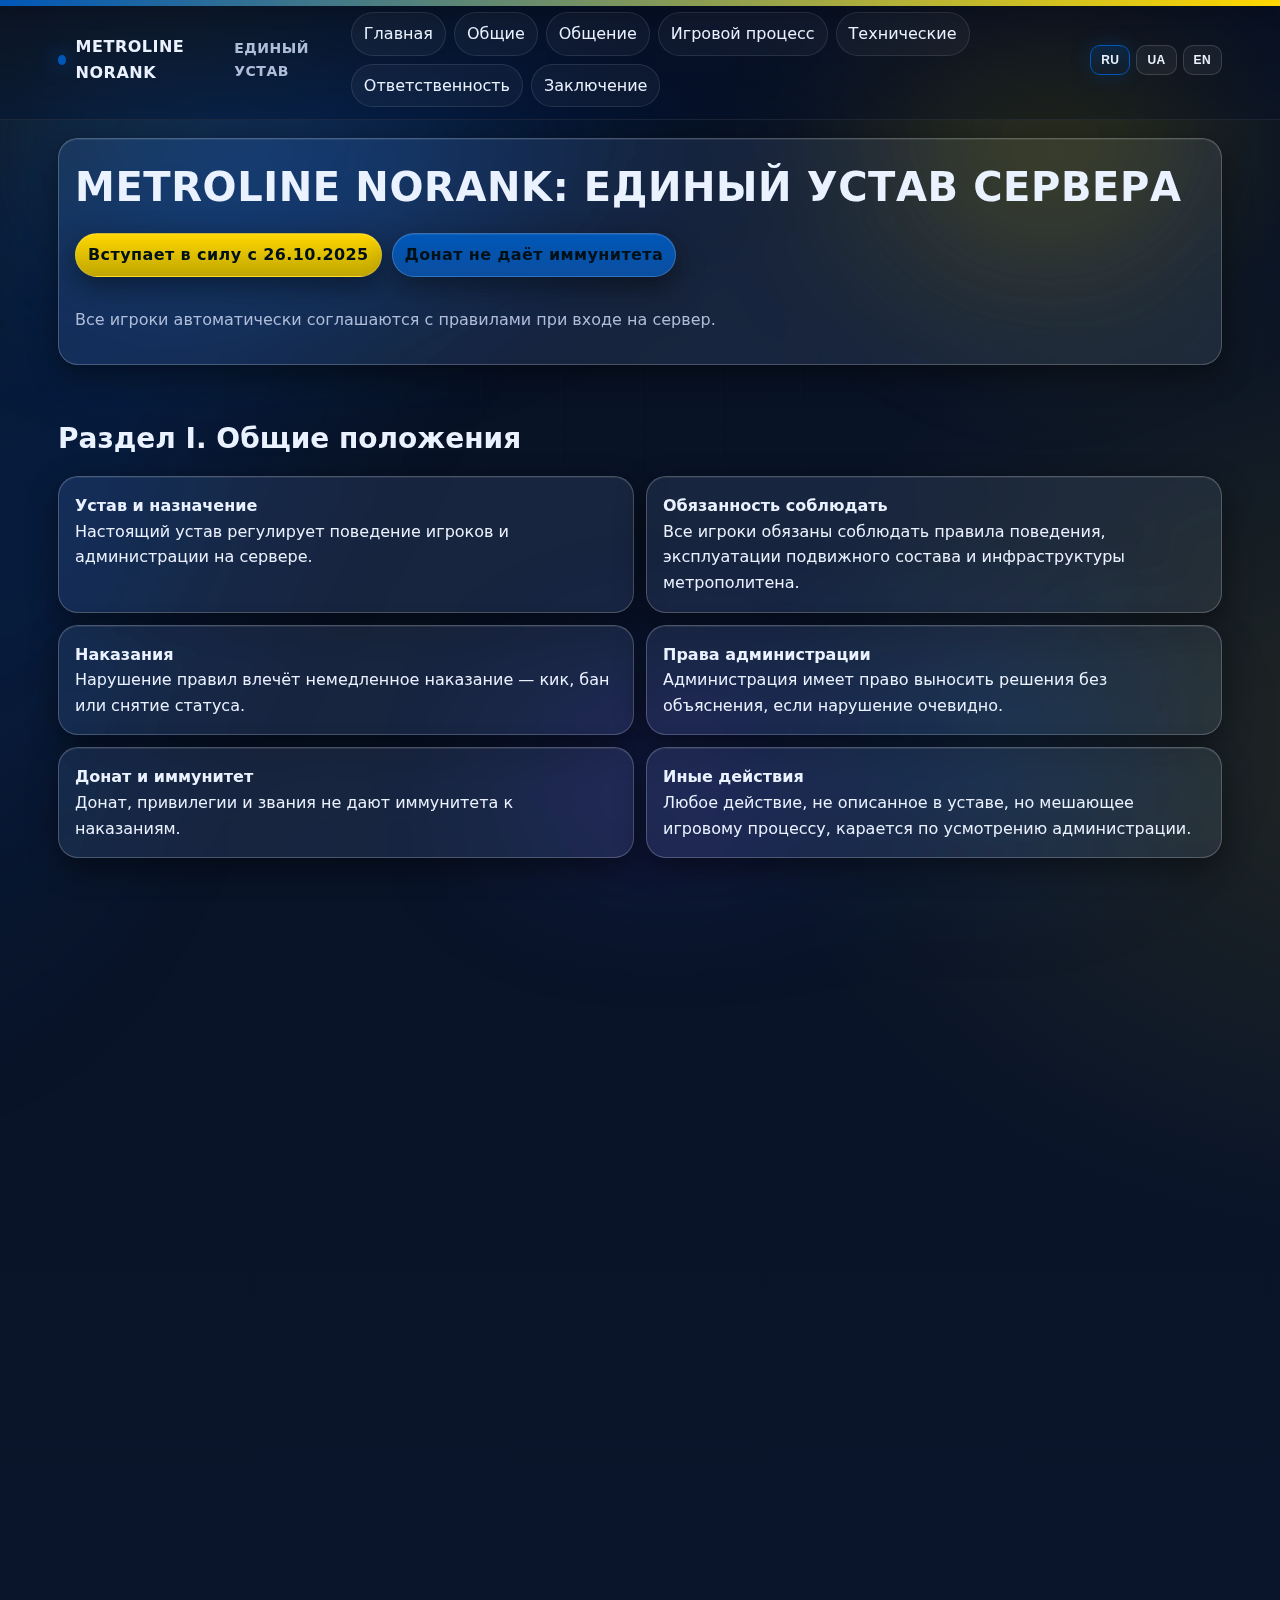
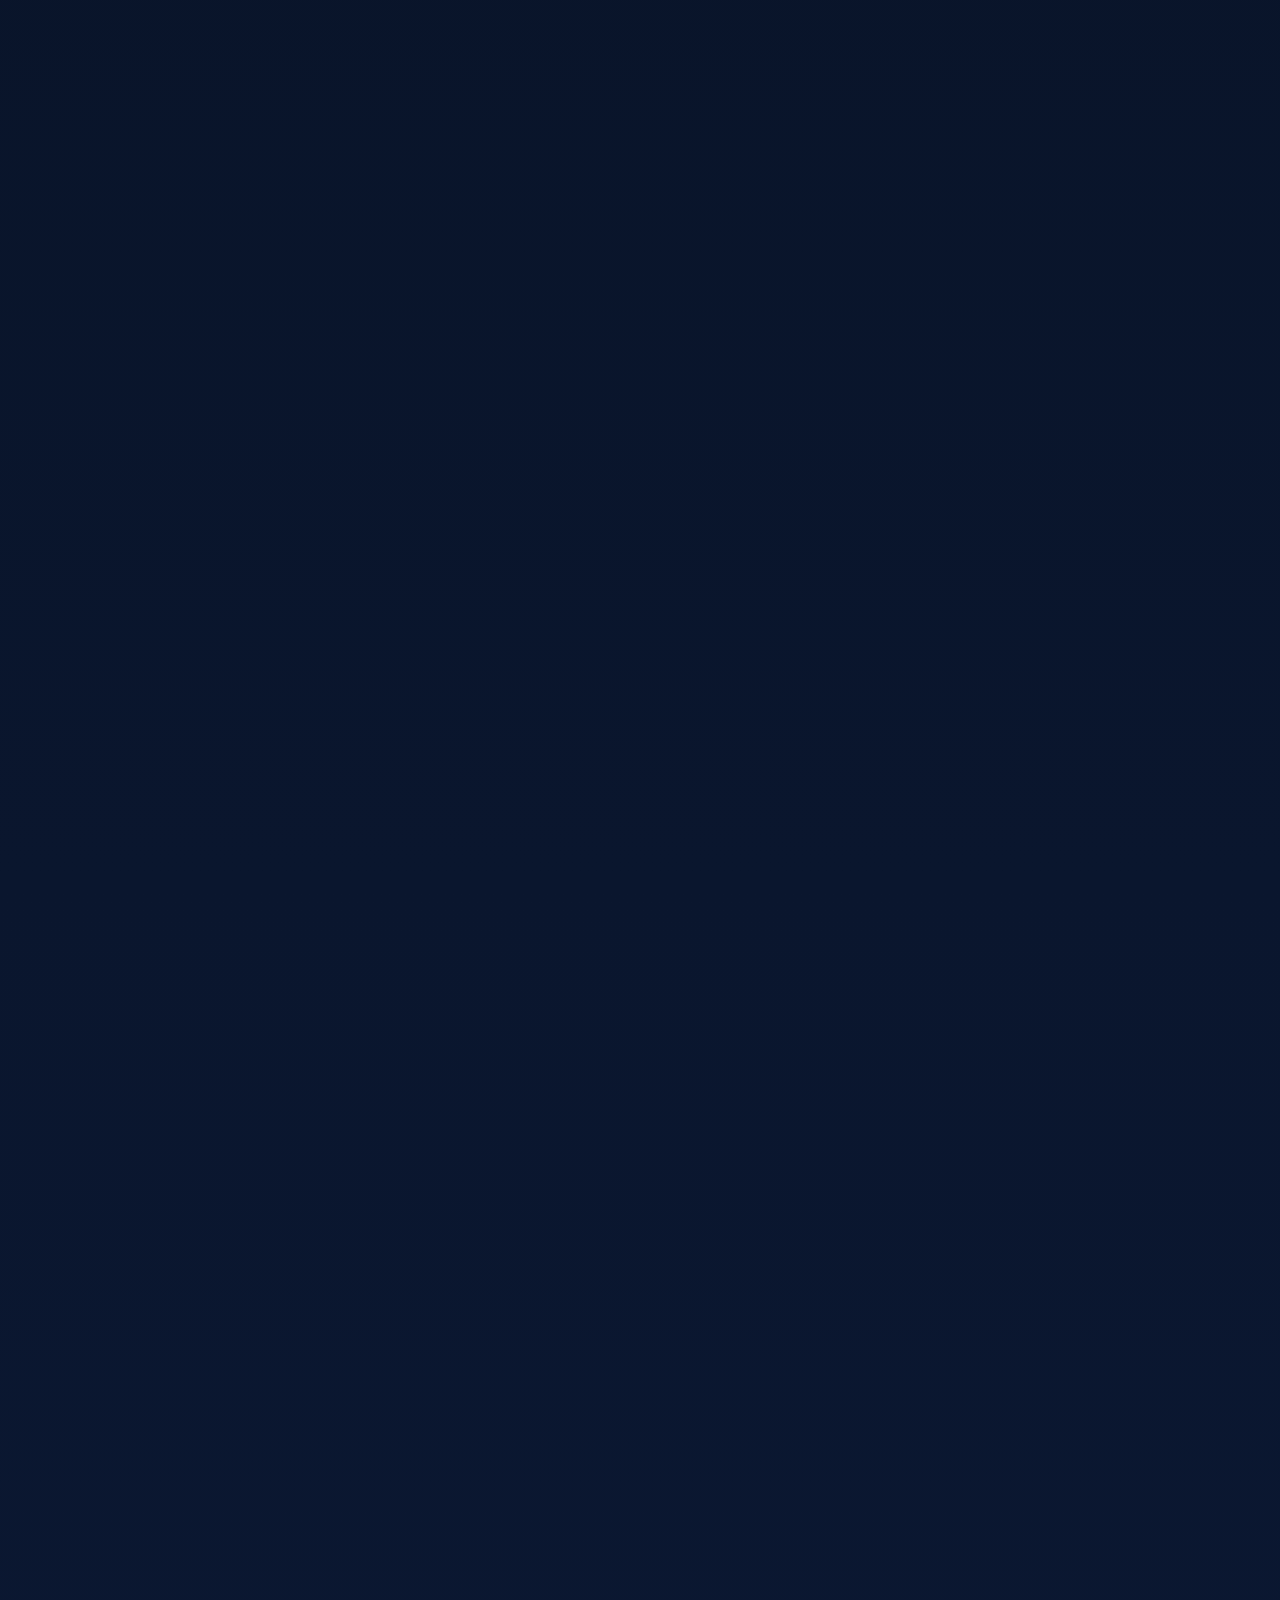
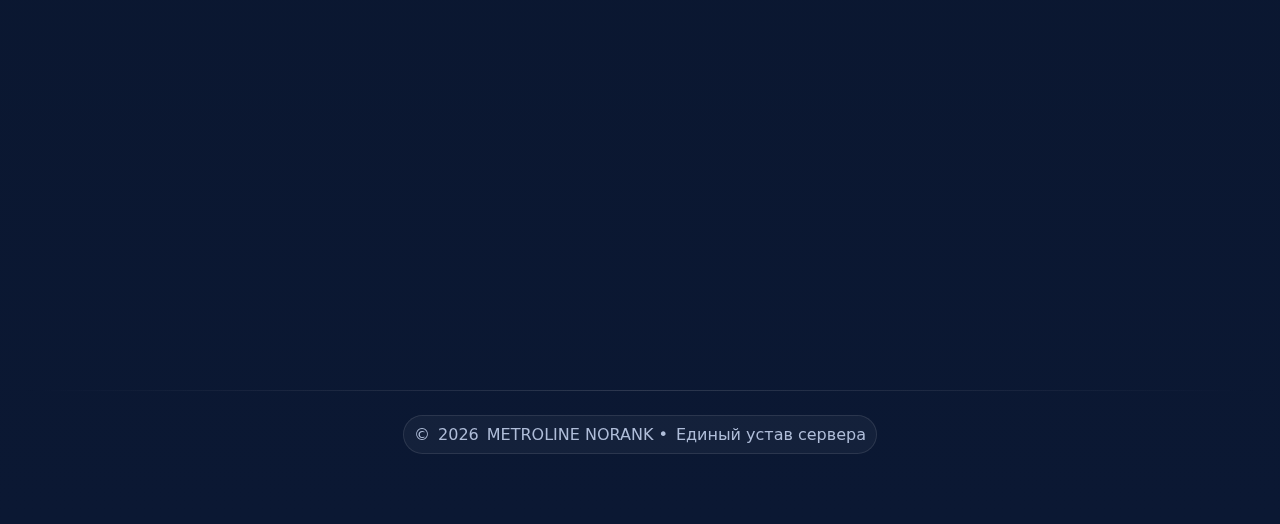
<file: index.html>
<!DOCTYPE html>
<html lang="ru">
<head>
  <meta charset="UTF-8" />
  <meta name="viewport" content="width=device-width, initial-scale=1" />
  <title>METROLINE NORANK — ЕДИНЫЙ УСТАВ СЕРВЕРА</title>
  <meta name="description" content="Официальный одностраничный сайт-устав сервера METROLINE NORANK. Вступает в силу с 26.10.2025. Донат не даёт иммунитета." />
  <style>
    :root{
      --bg-dark:#081224;
      --bg-dark-2:#0b1833;
      --glass-bg:rgba(255,255,255,0.08);
      --glass-stroke:rgba(255,255,255,0.22);
      --text:#eaf1ff;
      --muted:#afbdd9;
      --accent:#0057b7;   /* 🇺🇦 синий */
      --accent-2:#ffd700; /* 🇺🇦 жёлтый */
      --danger:#ff5b5b;
      --success:#56ffa6;
      --shadow:0 10px 30px rgba(0,0,0,.45), inset 0 1px 0 rgba(255,255,255,.08);
      --radius:20px;
    }

    *{box-sizing:border-box}
    html{scroll-behavior:smooth}

    /* ======= ФОН (обновлённый) ======= */
    body{
      margin:0; color:var(--text);
      background:
        radial-gradient(1400px 800px at 15% -10%, rgba(0,87,183,.10), transparent 60%),
        radial-gradient(1200px 900px at 110% 20%, rgba(255,215,0,.10), transparent 55%),
        linear-gradient(180deg, var(--bg-dark), var(--bg-dark-2));
      font-family: ui-sans-serif, system-ui, -apple-system, Segoe UI, Roboto, "Inter", "SF Pro Display", Arial, sans-serif;
      line-height:1.6;
      overflow-x:hidden;
      position:relative;
    }
    body::before{
      content:"";
      position:fixed; inset:-10% -10%;
      z-index:-3; pointer-events:none;
      background:
        conic-gradient(from 210deg at 30% 30%,
          rgba(0,87,183,.32),
          rgba(0,87,183,.14),
          rgba(255,215,0,.18),
          rgba(0,87,183,.10),
          transparent 65%);
      filter:blur(120px) saturate(120%);
      animation:aurora-rotate 48s linear infinite;
      opacity:.7;
    }
    @keyframes aurora-rotate{
      0%{transform:rotate(0deg) scale(1.05)}
      50%{transform:rotate(180deg) scale(1.08)}
      100%{transform:rotate(360deg) scale(1.05)}
    }
    body::after{
      content:"";
      position:fixed; inset:0;
      z-index:-3; pointer-events:none;
      background:
        repeating-linear-gradient(90deg, rgba(255,255,255,.04) 0px, rgba(255,255,255,.04) 1px, transparent 1px, transparent 80px),
        repeating-linear-gradient(0deg,  rgba(255,255,255,.03) 0px, rgba(255,255,255,.03) 1px, transparent 1px, transparent 80px);
      mask-image:radial-gradient(900px 600px at 50% 40%, rgba(0,0,0,.85), transparent 80%);
      opacity:.45;
      animation:grid-shift 40s linear infinite;
    }
    @keyframes grid-shift{ 0%{transform:translate3d(0,0,0)} 100%{transform:translate3d(-80px,-80px,0)} }

    .bg-blobs{
      position:fixed; inset:0; pointer-events:none; z-index:-2;
      filter:blur(70px) saturate(140%);
      background:
        radial-gradient(700px 350px at 20% 18%, rgba(0,87,183,.45), transparent 60%),
        radial-gradient(560px 520px at 82% 14%, rgba(255,215,0,.28), transparent 50%),
        radial-gradient(520px 420px at 52% 88%, rgba(90,80,255,.22), transparent 48%),
        radial-gradient(420px 320px at 78% 82%, rgba(0,87,183,.24), transparent 55%);
      opacity:.7;
      animation:blobs-float 26s ease-in-out infinite alternate;
    }
    @keyframes blobs-float{ 0%{transform:translate3d(0,0,0) scale(1)} 50%{transform:translate3d(12px,-10px,0) scale(1.03)} 100%{transform:translate3d(-10px,8px,0) scale(1.01)} }

    /* UA-лента */
    .ua-bar{
      position:fixed; inset:0 0 auto 0; height:6px; z-index:10000;
      background:linear-gradient(90deg, var(--accent), var(--accent-2));
      box-shadow:0 6px 16px rgba(0,0,0,.35);
    }

    /* ==== Дальше — без изменений структуры ==== */
    .nav{
      position:sticky; top:0; z-index:1000; backdrop-filter:saturate(140%) blur(14px);
      background:linear-gradient(180deg, rgba(10,14,30,.62), rgba(10,14,30,.36));
      border-bottom:1px solid rgba(255,255,255,.08);
    }
    .nav-inner{max-width:1200px; margin:0 auto; display:flex; gap:14px; align-items:center; justify-content:space-between; padding:12px 18px;}
    .brand{display:flex; align-items:center; gap:10px; font-weight:800; letter-spacing:.5px}
    .brand .dot{width:10px;height:10px;border-radius:50%;background:var(--accent);box-shadow:0 0 20px var(--accent)}
    .brand span{font-size:14px; text-transform:uppercase; color:var(--muted)}
    .nav ul{display:flex; gap:8px; list-style:none; padding:0; margin:0; flex-wrap:wrap}
    .nav a{
      display:inline-flex; align-items:center; gap:8px; padding:8px 12px; border-radius:999px; text-decoration:none; color:var(--text);
      border:1px solid rgba(255,255,255,.10); background:rgba(255,255,255,.04);
      transition:transform .2s ease, box-shadow .2s ease, border-color .2s ease, background .2s ease;
    }
    .nav a:hover{
      transform:translateY(-1px);
      box-shadow:0 6px 18px rgba(0,0,0,.35), 0 0 18px rgba(0,87,183,.25);
      border-color:rgba(255,255,255,.2);
      background:linear-gradient(90deg, rgba(0,87,183,.18), rgba(255,215,0,.12));
    }

    .lang-switch{display:flex; gap:6px; align-items:center}
    .lang-switch button{
      background:rgba(255,255,255,.05); color:var(--text); border:1px solid rgba(255,255,255,.14);
      padding:7px 10px; border-radius:10px; cursor:pointer; font-weight:700; letter-spacing:.4px; text-transform:uppercase;
      transition:all .2s ease; font-size:12px;
    }
    .lang-switch button.active{
      background:linear-gradient(180deg, rgba(0,87,183,.24), rgba(0,87,183,.07));
      border-color:var(--accent);
      box-shadow: 0 0 20px rgba(0,87,183,.25)
    }
    .lang-switch button:hover{transform:translateY(-1px)}

    .hero{max-width:1200px; margin:18px auto 28px; padding:0 18px; display:grid; gap:18px}
    .headline{display:grid; gap:14px; padding:26px; border-radius:var(--radius); background:var(--glass-bg); backdrop-filter: blur(16px) saturate(140%); border:1px solid var(--glass-stroke); box-shadow:var(--shadow);}
    h1{margin:0; font-size: clamp(26px, 3.2vw, 40px); letter-spacing:.6px; text-transform:uppercase}
    .badges{display:flex; flex-wrap:wrap; gap:10px}
    .badge{display:inline-flex; align-items:center; gap:8px; padding:8px 12px; border-radius:999px; font-weight:800; letter-spacing:.4px; background:linear-gradient(180deg, rgba(255,255,255,.12), rgba(255,255,255,.04)); border:1px solid rgba(255,255,255,.18); box-shadow:var(--shadow);}
    .badge.time{color:#001018; background:linear-gradient(180deg, var(--accent-2), #bfa600);}
    .badge.warn{color:#001018; background:linear-gradient(180deg, var(--accent), #0b4ea0);}
    .subtitle{color:var(--muted)}

    section{max-width:1200px; margin:0 auto; padding:24px 18px}
    section .title{display:flex; align-items:center; gap:10px; margin-bottom:14px}
    section .title h2{margin:0; font-size: clamp(20px, 2.3vw, 28px);}
    .card, .glass{background:var(--glass-bg); border:1px solid var(--glass-stroke); backdrop-filter: blur(14px) saturate(140%); box-shadow:var(--shadow); border-radius:var(--radius); padding:16px; transition:transform .2s ease, box-shadow .2s ease, border-color .2s ease, background .2s ease;}
    .card:hover{transform:scale(1.02); box-shadow:0 10px 26px rgba(0,0,0,.5), 0 0 18px rgba(0,87,183,.2); border-color:rgba(255,255,255,.28); background:linear-gradient(180deg, rgba(255,255,255,.10), rgba(255,255,255,.05));}

    .grid{display:grid; gap:12px}
    @media (min-width:640px){ .grid.cols-2{grid-template-columns:1fr 1fr} }
    @media (min-width:900px){ .grid.cols-3{grid-template-columns:1fr 1fr 1fr} }

    .rule{display:grid; gap:8px; position:relative}
    .rule .name{font-weight:800}
    .rule .penalty{font-weight:900; letter-spacing:.3px}
    .penalty .tag{display:inline-block; padding:6px 10px; border-radius:999px; border:1px solid rgba(255,255,255,.18); background:rgba(255,255,255,.06)}
    .penalty strong{color:var(--accent-2)}
    .penalty .hard{color:var(--danger)}

    .table-wrap{overflow:auto;}
    table{width:100%; border-collapse:separate; border-spacing:0; min-width:720px}
    th, td{padding:12px 14px; text-align:left}
    thead th{
      position:sticky; top:0; backdrop-filter:blur(10px) saturate(140%);
      background:
        linear-gradient(180deg, rgba(255,255,255,.12), rgba(255,255,255,.05)),
        linear-gradient(90deg, rgba(0,87,183,.22), rgba(255,215,0,.16));
      border-bottom:1px solid rgba(255,255,255,.18)
    }
    tbody tr td, thead th{border-right:1px solid rgba(255,255,255,.08)}
    tbody tr td:last-child, thead th:last-child{border-right:none}
    tbody tr{background:var(--glass-bg);}
    tbody tr + tr{border-top:1px solid rgba(255,255,255,.08)}
    tbody tr:hover{box-shadow:inset 0 0 0 999px rgba(0,87,183,.08)}

    .reveal{opacity:0; transform:translateY(10px); transition:opacity .6s ease, transform .6s ease}
    .reveal.show{opacity:1; transform:none}

    footer{padding:32px 18px 70px; text-align:center; color:var(--muted)}
    .hr{height:1px; background:linear-gradient(90deg, transparent, rgba(255,255,255,.14), transparent); margin:24px 0}
    .pill{display:inline-flex; gap:8px; align-items:center; padding:6px 10px; border-radius:999px; border:1px solid rgba(255,255,255,.1); background:rgba(255,255,255,.04)}
    .muted{color:var(--muted)}
    .stack{display:grid; gap:12px}
  </style>
</head>
<body>
  <!-- UA-ленточка -->
  <div class="ua-bar" aria-hidden="true"></div>

  <div class="bg-blobs" aria-hidden="true"></div>

  <!-- Навигация -->
  <nav class="nav">
    <div class="nav-inner">
      <div class="brand">
        <div class="dot"></div>
        <strong>METROLINE NORANK</strong>
        <span id="brandSubtitle">Единый устав</span>
      </div>
      <ul>
        <li><a href="#top" data-i18n="menu.home">Главная</a></li>
        <li><a href="#sec1" data-i18n="menu.sec1">Общие</a></li>
        <li><a href="#sec2" data-i18n="menu.sec2">Общение</a></li>
        <li><a href="#sec3" data-i18n="menu.sec3">Игровой процесс</a></li>
        <li><a href="#sec4" data-i18n="menu.sec4">Технические</a></li>
        <li><a href="#sec6" data-i18n="menu.sec6">Ответственность</a></li>
        <li><a href="#sec8" data-i18n="menu.sec8">Заключение</a></li>
      </ul>
      <div class="lang-switch" role="group" aria-label="Language switcher">
        <button class="active" data-lang="ru">RU</button>
        <button data-lang="ua">UA</button>
        <button data-lang="en">EN</button>
      </div>
    </div>
  </nav>

  <!-- Герой-блок -->
  <header id="top" class="hero">
    <div class="headline card reveal">
      <h1 id="heroTitle">METROLINE NORANK: ЕДИНЫЙ УСТАВ СЕРВЕРА</h1>
      <div class="badges">
        <div class="badge time" id="badgeEffective">Вступает в силу с 26.10.2025</div>
        <div class="badge warn" id="badgeDonate">Донат не даёт иммунитета</div>
      </div>
      <p class="subtitle" id="heroLead">Все игроки автоматически соглашаются с правилами при входе на сервер.</p>
    </div>
  </header>

  <!-- Раздел I: Общие положения -->
  <section id="sec1">
    <div class="title reveal">
      <h2 data-i18n="sec1.title">Раздел I. Общие положения</h2>
    </div>
    <div class="grid cols-2 stack">
      <div class="card reveal"><strong data-i18n="sec1.p1h">Устав и назначение</strong><div data-i18n="sec1.p1">Настоящий устав регулирует поведение игроков и администрации на сервере.</div></div>
      <div class="card reveal"><strong data-i18n="sec1.p2h">Обязанность соблюдать</strong><div data-i18n="sec1.p2">Все игроки обязаны соблюдать правила поведения, эксплуатации подвижного состава и инфраструктуры метрополитена.</div></div>
      <div class="card reveal"><strong data-i18n="sec1.p3h">Наказания</strong><div data-i18n="sec1.p3">Нарушение правил влечёт немедленное наказание — кик, бан или снятие статуса.</div></div>
      <div class="card reveal"><strong data-i18n="sec1.p4h">Права администрации</strong><div data-i18n="sec1.p4">Администрация имеет право выносить решения без объяснения, если нарушение очевидно.</div></div>
      <div class="card reveal"><strong data-i18n="sec1.p5h">Донат и иммунитет</strong><div data-i18n="sec1.p5">Донат, привилегии и звания не дают иммунитета к наказаниям.</div></div>
      <div class="card reveal"><strong data-i18n="sec1.p6h">Иные действия</strong><div data-i18n="sec1.p6">Любое действие, не описанное в уставе, но мешающее игровому процессу, карается по усмотрению администрации.</div></div>
    </div>
  </section>

  <!-- Раздел II -->
  <section id="sec2">
    <div class="title reveal"><h2 data-i18n="sec2.title">Раздел II. Нарушения общения</h2></div>
    <div class="grid cols-3 stack" id="chatViolations"></div>
  </section>

  <!-- Раздел III -->
  <section id="sec3">
    <div class="title reveal"><h2 data-i18n="sec3.title">Раздел III. Нарушения игрового процесса</h2></div>
    <div class="grid cols-3 stack" id="gameViolations"></div>
  </section>

  <!-- Раздел IV -->
  <section id="sec4">
    <div class="title reveal"><h2 data-i18n="sec4.title">Раздел IV. Технические нарушения</h2></div>
    <div class="grid cols-3 stack" id="techViolations"></div>
  </section>

  <!-- Раздел VI -->
  <section id="sec6">
    <div class="title reveal"><h2 data-i18n="sec6.title">Раздел VI. Ответственность машинистов</h2></div>
    <div class="card table-wrap reveal">
      <table>
        <thead>
          <tr>
            <th data-i18n="sec6.th.rule">Нарушение</th>
            <th data-i18n="sec6.th.c3">3 класс</th>
            <th data-i18n="sec6.th.c2">2 класс</th>
            <th data-i18n="sec6.th.c1">1 класс</th>
          </tr>
        </thead>
        <tbody id="responsibilityTable"></tbody>
      </table>
    </div>
  </section>

  <!-- Раздел VIII -->
  <section id="sec8">
    <div class="title reveal"><h2 data-i18n="sec8.title">Раздел VIII. Заключительные положения</h2></div>
    <div class="grid cols-2 stack">
      <div class="card reveal" data-i18n="sec8.p1">Любое неуказанное нарушение наказывается по усмотрению администрации.</div>
      <div class="card reveal" data-i18n="sec8.p2">Попытка обойти бан или наказание = пожизненный ЧС.</div>
      <div class="card reveal" data-i18n="sec8.p3">Все игроки равны перед уставом.</div>
      <div class="card reveal" data-i18n="sec8.p4">Донат не даёт иммунитета.</div>
      <div class="card reveal" data-i18n="sec8.p5">Решения администрации окончательны и не подлежат обжалованию.</div>
    </div>
  </section>

  <footer>
    <div class="hr"></div>
    <div class="pill">© <span id="year"></span> METROLINE NORANK • <span class="muted" id="footerNote">Единый устав сервера</span></div>
  </footer>

  <script>
    // ======= I18N + ДАННЫЕ ДЛЯ КАРТОЧЕК/ТАБЛИЦ =======
    const i18n = {
      ru:{
        menu:{home:'Главная', sec1:'Общие', sec2:'Общение', sec3:'Игровой процесс', sec4:'Технические', sec6:'Ответственность', sec8:'Заключение'},
        heroTitle:'METROLINE NORANK: ЕДИНЫЙ УСТАВ СЕРВЕРА',
        badgeEffective:'Вступает в силу с 26.10.2025',
        badgeDonate:'Донат не даёт иммунитета',
        heroLead:'Все игроки автоматически соглашаются с правилами при входе на сервер.',
        sec1:{title:'Раздел I. Общие положения', p1h:'Устав и назначение', p1:'Настоящий устав регулирует поведение игроков и администрации на сервере.', p2h:'Обязанность соблюдать', p2:'Все игроки обязаны соблюдать правила поведения, эксплуатации подвижного состава и инфраструктуры метрополитена.', p3h:'Наказания', p3:'Нарушение правил влечёт немедленное наказание — кик, бан или снятие статуса.', p4h:'Права администрации', p4:'Администрация имеет право выносить решения без объяснения, если нарушение очевидно.', p5h:'Донат и иммунитет', p5:'Донат, привилегии и звания не дают иммунитета к наказаниям.', p6h:'Иные действия', p6:'Любое действие, не описанное в уставе, но мешающее игровому процессу, карается по усмотрению администрации.'},
        sec2:{title:'Раздел II. Нарушения общения'},
        sec3:{title:'Раздел III. Нарушения игрового процесса'},
        sec4:{title:'Раздел IV. Технические нарушения'},
        sec6:{title:'Раздел VI. Ответственность машинистов', th:{rule:'Нарушение', c3:'3 класс', c2:'2 класс', c1:'1 класс'}},
        sec8:{title:'Раздел VIII. Заключительные положения', p1:'Любое неуказанное нарушение наказывается по усмотрению администрации.', p2:'Попытка обойти бан или наказание = пожизненный ЧС.', p3:'Все игроки равны перед уставом.', p4:'Донат не даёт иммунитета.', p5:'Решения администрации окончательны и не подлежат обжалованию.'},
        brandSubtitle:'Единый устав', footerNote:'Единый устав сервера',
        violations:{
          chat:[
            {name:'Нецензурная лексика, токсичность, провокации', penalty:'предупреждение / кик / бан 1–3 дня'},
            {name:'Оскорбление игроков или администрации', penalty:'бан 3–7 дней'},
            {name:'Оскорбления родных, угрозы жизни', penalty:'перманентный бан', hard:true},
            {name:'Спам, флуд, злоупотребление чатом', penalty:'предупреждение / кик / бан'},
            {name:'Пинг администрации без причины', penalty:'устное предупреждение / в тяжёлых случаях — кик'},
            {name:'Реклама сторонних проектов', penalty:'перманентный бан + ЧС', hard:true},
            {name:'Массовый пинг @everyone/@here', penalty:'бан 3–7 дней'},
            {name:'Звуковой спам (Soundpad, VoiceChanger)', penalty:'кик → при повторе бан'}
          ],
          game:[
            {name:'Намеренные помехи движению (таран, сцеп и т.д.)', penalty:'бан 3–7 дней'},
            {name:'Проезд красного сигнала', penalty:'бан 3–7 дней'},
            {name:'Нарушение габарита / стояние на путях', penalty:'бан 1–3 дня'},
            {name:'Использование состава без АРС', penalty:'удаление состава / бан 1 день'},
            {name:'Сцеп за пределами депо', penalty:'кик / бан 1–3 дня'},
            {name:'Игнорирование диспетчера', penalty:'удаление состава / бан 1–3 дня'},
            {name:'Срыв пломб без разрешения', penalty:'бан 1–3 дня'},
            {name:'Управление стрелками при ДЦХ', penalty:'удаление состава / бан 1 день'},
            {name:'Движение в обратном направлении', penalty:'бан 3–7 дней'},
            {name:'Ложные RP-ситуации', penalty:'бан 3–7 дней'},
            {name:'Использование голосового чата при активном диспетчере', penalty:'предупреждение / кик'},
            {name:'Занятие чужого состава без разрешения', penalty:'бан 3 дня'},
            {name:'Несанкционированная эвакуация', penalty:'бан 3 дня и выше'}
          ],
          tech:[
            {name:'DDoS, читы, вредоносные действия', penalty:'перманентный бан + ЧС', hard:true},
            {name:'Нарушение стабильности сервера', penalty:'кик / бан 7 дней / перманент', hard:true},
            {name:'Частый спавн техники без надобности', penalty:'кик / бан 7 дней'},
            {name:'Спавн на станциях', penalty:'удаление состава / бан 3 дня'},
            {name:'Использование багов', penalty:'бан 7 дней / перманент', hard:true},
            {name:'Спавн без допуска', penalty:'удаление состава / бан 7 дней'},
            {name:'Вмешательство в работу сервера', penalty:'перманентный бан', hard:true}
          ]
        },
        responsibility:[
          {rule:'Проезд красного сигнала', c3:'Снятие допуска / бан', c2:'Понижение / бан', c1:'Понижение / бан'},
          {rule:'Помехи движению', c3:'Бан 3 дня', c2:'Бан 5 дней', c1:'Бан 7 дней'},
          {rule:'Игнор ДЦХ', c3:'Бан 1 день', c2:'Бан 3 дня', c1:'Бан 5 дней'},
          {rule:'Технические нарушения', c3:'Бан 1–3 дня', c2:'Бан 3–5 дней', c1:'Бан 5–7 дней'},
          {rule:'Оскорбления / неадекват', c3:'Бан по ситуации', c2:'Бан по ситуации', c1:'Бан по ситуации'}
        ]
      },

      ua:{
        menu:{home:'Головна', sec1:'Загальні', sec2:'Спілкування', sec3:'Ігровий процес', sec4:'Технічні', sec6:'Відповідальність', sec8:'Підсумок'},
        heroTitle:'METROLINE NORANK: ЄДИНИЙ СТАТУТ СЕРВЕРА',
        badgeEffective:'Набирає чинності з 26.10.2025',
        badgeDonate:'Донат не дає імунітету',
        heroLead:'Усі гравці автоматично погоджуються з правилами при вході на сервер.',
        sec1:{title:'Розділ I. Загальні положення', p1h:'Статут і призначення', p1:'Цей статут регулює поведінку гравців і адміністрації на сервері.', p2h:'Обов’язок дотримуватись', p2:'Усі гравці зобов’язані дотримуватися правил поведінки та експлуатації рухомого складу й інфраструктури метрополітену.', p3h:'Покарання', p3:'Порушення правил тягне негайне покарання — кік, бан або зняття статусу.', p4h:'Права адміністрації', p4:'Адміністрація має право ухвалювати рішення без пояснень, якщо порушення очевидне.', p5h:'Донат і імунітет', p5:'Донат, привілеї та звання не надають імунітету від покарань.', p6h:'Інші дії', p6:'Будь-яка дія, не описана у статуті, але така, що заважає ігровому процесу, карається на розсуд адміністрації.'},
        sec2:{title:'Розділ II. Порушення спілкування'},
        sec3:{title:'Розділ III. Порушення ігрового процесу'},
        sec4:{title:'Розділ IV. Технічні порушення'},
        sec6:{title:'Розділ VI. Відповідальність машиністів', th:{rule:'Порушення', c3:'3 клас', c2:'2 клас', c1:'1 клас'}},
        sec8:{title:'Розділ VIII. Прикінцеві положення', p1:'Будь-яке не вказане порушення карається на розсуд адміністрації.', p2:'Спроба обійти бан або покарання = пожиттєвий ЧС.', p3:'Усі гравці рівні перед статутом.', p4:'Донат не дає імунітету.', p5:'Рішення адміністрації остаточні й не підлягають оскарженню.'},
        brandSubtitle:'Єдиний статут', footerNote:'Єдиний статут сервера',
        violations:{
          chat:[
            {name:'Нецензурна лексика, токсичність, провокації', penalty:'попередження / кік / бан 1–3 дні'},
            {name:'Образи гравців або адміністрації', penalty:'бан 3–7 днів'},
            {name:'Образи рідних, погрози життю', penalty:'перманентний бан', hard:true},
            {name:'Спам, флуд, зловживання чатом', penalty:'попередження / кік / бан'},
            {name:'Пінг адміністрації без причини', penalty:'усне попередження / у тяжких випадках — кік'},
            {name:'Реклама сторонніх проєктів', penalty:'перманентний бан + ЧС', hard:true},
            {name:'Масовий пінг @everyone/@here', penalty:'бан 3–7 днів'},
            {name:'Звуковий спам (Soundpad, VoiceChanger)', penalty:'кік → при повторі бан'}
          ],
          game:[
            {name:'Навмисні перешкоди руху (таран, зчеп тощо)', penalty:'бан 3–7 днів'},
            {name:'Проїзд на червоний сигнал', penalty:'бан 3–7 днів'},
            {name:'Порушення габариту / стояння на коліях', penalty:'бан 1–3 дні'},
            {name:'Використання складу без АРС', penalty:'видалення складу / бан 1 день'},
            {name:'Зчеп поза межами депо', penalty:'кік / бан 1–3 дні'},
            {name:'Ігнорування диспетчера', penalty:'видалення складу / бан 1–3 дні'},
            {name:'Зрив пломб без дозволу', penalty:'бан 1–3 дні'},
            {name:'Керування стрілками при ДЦХ', penalty:'видалення складу / бан 1 день'},
            {name:'Рух у зворотному напрямку', penalty:'бан 3–7 днів'},
            {name:'Фейкові RP-ситуації', penalty:'бан 3–7 днів'},
            {name:'Голосовий чат при активному диспетчері', penalty:'попередження / кік'},
            {name:'Зайняття чужого складу без дозволу', penalty:'бан 3 дні'},
            {name:'Несанкціонована евакуація', penalty:'бан 3 дні і вище'}
          ],
          tech:[
            {name:'DDoS, чити, шкідлива діяльність', penalty:'перманентний бан + ЧС', hard:true},
            {name:'Порушення стабільності сервера', penalty:'кік / бан 7 днів / перманент', hard:true},
            {name:'Частий спавн техніки без потреби', penalty:'кік / бан 7 днів'},
            {name:'Спавн на станціях', penalty:'видалення складу / бан 3 дні'},
            {name:'Використання багів', penalty:'бан 7 днів / перманент', hard:true},
            {name:'Спавн без допуску', penalty:'видалення складу / бан 7 днів'},
            {name:'Втручання в роботу сервера', penalty:'перманентний бан', hard:true}
          ]
        },
        responsibility:[
          {rule:'Проїзд на червоний сигнал', c3:'Зняття допуску / бан', c2:'Пониження / бан', c1:'Пониження / бан'},
          {rule:'Перешкоди руху', c3:'Бан 3 дні', c2:'Бан 5 днів', c1:'Бан 7 днів'},
          {rule:'Ігнор ДЦХ', c3:'Бан 1 день', c2:'Бан 3 дні', c1:'Бан 5 днів'},
          {rule:'Технічні порушення', c3:'Бан 1–3 дні', c2:'Бан 3–5 днів', c1:'Бан 5–7 днів'},
          {rule:'Образи / неадекват', c3:'Бан за ситуацією', c2:'Бан за ситуацією', c1:'Бан за ситуацією'}
        ]
      },

      en:{
        menu:{home:'Home', sec1:'General', sec2:'Communication', sec3:'Gameplay', sec4:'Technical', sec6:'Liability', sec8:'Final'},
        heroTitle:'METROLINE NORANK: UNIFIED SERVER CHARTER',
        badgeEffective:'Effective from 26.10.2025',
        badgeDonate:'Donations grant no immunity',
        heroLead:'All players automatically accept the rules upon joining the server.',
        sec1:{title:'Section I. General Provisions', p1h:'Charter & Purpose', p1:'This charter governs the behavior of players and staff on the server.', p2h:'Duty to Comply', p2:'All players must follow conduct and metro infrastructure rules.', p3h:'Sanctions', p3:'Violations result in immediate sanctions — kick, ban, or status removal.', p4h:'Admin Rights', p4:'Admins may decide without explanation if the violation is obvious.', p5h:'Donations ≠ Immunity', p5:'Donations, perks, and ranks do not grant immunity from punishment.', p6h:'Other Actions', p6:'Any unlisted action that disrupts gameplay is punishable at the staff’s discretion.'},
        sec2:{title:'Section II. Communication Violations'},
        sec3:{title:'Section III. Gameplay Violations'},
        sec4:{title:'Section IV. Technical Violations'},
        sec6:{title:'Section VI. Driver Liability', th:{rule:'Violation', c3:'Class 3', c2:'Class 2', c1:'Class 1'}},
        sec8:{title:'Section VIII. Final Provisions', p1:'Any unlisted violation is punishable at the administration’s discretion.', p2:'Attempting to bypass a ban or penalty = lifetime blacklist.', p3:'All players are equal under the charter.', p4:'Donations grant no immunity.', p5:'Administrative decisions are final and not subject to appeal.'},
        brandSubtitle:'Unified charter', footerNote:'Unified server charter',
        violations:{
          chat:[
            {name:'Profanity, toxicity, provocations', penalty:'warning / kick / 1–3 day ban'},
            {name:'Insulting players or staff', penalty:'3–7 day ban'},
            {name:'Insulting relatives, threats to life', penalty:'permanent ban', hard:true},
            {name:'Spam, flood, chat abuse', penalty:'warning / kick / ban'},
            {name:'Unwarranted admin ping', penalty:'verbal warning / kick if repeated'},
            {name:'Advertising other projects', penalty:'permanent ban + blacklist', hard:true},
            {name:'Mass @everyone/@here ping', penalty:'3–7 day ban'},
            {name:'Audio spam (Soundpad, VoiceChanger)', penalty:'kick → ban if repeated'}
          ],
          game:[
            {name:'Deliberate disruption (ramming, coupling, etc.)', penalty:'3–7 day ban'},
            {name:'Running a red signal', penalty:'3–7 day ban'},
            {name:'Blocking gauge / standing on tracks', penalty:'1–3 day ban'},
            {name:'Operating train without ARS', penalty:'train removal / 1 day ban'},
            {name:'Coupling outside depot', penalty:'kick / 1–3 day ban'},
            {name:'Ignoring dispatcher', penalty:'train removal / 1–3 day ban'},
            {name:'Breaking seals without permission', penalty:'1–3 day ban'},
            {name:'Switch control during CTC', penalty:'train removal / 1 day ban'},
            {name:'Reverse-direction movement', penalty:'3–7 day ban'},
            {name:'Fake RP situations', penalty:'3–7 day ban'},
            {name:'Voice chat with active dispatcher', penalty:'warning / kick'},
            {name:'Taking someone else’s train', penalty:'3 day ban'},
            {name:'Unauthorized evacuation', penalty:'3+ day ban'}
          ],
          tech:[
            {name:'DDoS, cheats, malicious activity', penalty:'permanent ban + blacklist', hard:true},
            {name:'Server stability disruption', penalty:'kick / 7 day ban / permanent', hard:true},
            {name:'Frequent unnecessary spawns', penalty:'kick / 7 day ban'},
            {name:'Spawning at stations', penalty:'train removal / 3 day ban'},
            {name:'Exploiting bugs', penalty:'7 day ban / permanent', hard:true},
            {name:'Spawning without clearance', penalty:'train removal / 7 day ban'},
            {name:'Interfering with server operation', penalty:'permanent ban', hard:true}
          ]
        },
        responsibility:[
          {rule:'Running a red signal', c3:'Clearance removal / ban', c2:'Downgrade / ban', c1:'Downgrade / ban'},
          {rule:'Movement disruption', c3:'3-day ban', c2:'5-day ban', c1:'7-day ban'},
          {rule:'Ignoring CTC', c3:'1-day ban', c2:'3-day ban', c1:'5-day ban'},
          {rule:'Technical violations', c3:'1–3 day ban', c2:'3–5 day ban', c1:'5–7 day ban'},
          {rule:'Insults / misconduct', c3:'Ban as appropriate', c2:'Ban as appropriate', c1:'Ban as appropriate'}
        ]
      }
    };

    // ======= Рендеры =======
    function renderCards(containerId, list){
      const wrap = document.getElementById(containerId);
      wrap.innerHTML = '';
      list.forEach(item=>{
        const div = document.createElement('div');
        div.className = 'card rule reveal';
        div.innerHTML = `
          <div class="name">${item.name}</div>
          <div class="penalty">👉 <span class="tag"><strong class="${item.hard?'hard':''}">${item.penalty}</strong></span></div>
        `;
        wrap.appendChild(div);
      });
    }
    function renderTable(rows){
      const tbody = document.getElementById('responsibilityTable');
      tbody.innerHTML = '';
      rows.forEach(r=>{
        const tr = document.createElement('tr');
        tr.innerHTML = `
          <td>${r.rule}</td>
          <td><strong>${r.c3}</strong></td>
          <td><strong>${r.c2}</strong></td>
          <td><strong>${r.c1}</strong></td>
        `;
        tbody.appendChild(tr);
      });
    }

    // ======= Применение локали (перерисовывает ВСЁ) =======
    function applyI18n(locale){
      const t = i18n[locale];
      // Меню
      document.querySelectorAll('[data-i18n^="menu."]').forEach(a=>{
        const key = a.getAttribute('data-i18n').split('.')[1];
        a.textContent = t.menu[key];
      });
      // Хиро / статические тексты
      const set = (sel,val)=>{const el=document.querySelector(sel); if(el) el.textContent=val};
      set('#heroTitle', t.heroTitle);
      set('#badgeEffective', t.badgeEffective);
      set('#badgeDonate', t.badgeDonate);
      set('#heroLead', t.heroLead);

      document.querySelector('[data-i18n="sec1.title"]').textContent = t.sec1.title;
      ['p1h','p1','p2h','p2','p3h','p3','p4h','p4','p5h','p5','p6h','p6'].forEach(k=>{
        const el = document.querySelector(`[data-i18n="sec1.${k}"]`); if(el) el.textContent = t.sec1[k];
      });

      document.querySelector('[data-i18n="sec2.title"]').textContent = t.sec2.title;
      document.querySelector('[data-i18n="sec3.title"]').textContent = t.sec3.title;
      document.querySelector('[data-i18n="sec4.title"]').textContent = t.sec4.title;

      document.querySelector('[data-i18n="sec6.title"]').textContent = t.sec6.title;
      document.querySelector('[data-i18n="sec6.th.rule"]').textContent = t.sec6.th.rule;
      document.querySelector('[data-i18n="sec6.th.c3"]').textContent = t.sec6.th.c3;
      document.querySelector('[data-i18n="sec6.th.c2"]').textContent = t.sec6.th.c2;
      document.querySelector('[data-i18n="sec6.th.c1"]').textContent = t.sec6.th.c1;

      document.querySelector('[data-i18n="sec8.title"]').textContent = t.sec8.title;
      ['p1','p2','p3','p4','p5'].forEach(k=>{
        const el=document.querySelector(`[data-i18n="sec8.${k}"]`); if(el) el.textContent = t.sec8[k];
      });

      set('#brandSubtitle', t.brandSubtitle);
      set('#footerNote', t.footerNote);

      // ВАЖНО: перерисовать карточки и таблицу под язык
      renderCards('chatViolations', t.violations.chat);
      renderCards('gameViolations', t.violations.game);
      renderCards('techViolations', t.violations.tech);
      renderTable(t.responsibility);

      // Перепривязать анимации появления новым нодам
      watchReveals(true);
    }

    // ======= Анимации появления =======
    const io = new IntersectionObserver((entries)=>{
      for(const e of entries){ if(e.isIntersecting) e.target.classList.add('show'); }
    }, {threshold:.1});
    function watchReveals(reset=false){
      const nodes = document.querySelectorAll('.reveal');
      if(reset){ nodes.forEach(n=>{ n.classList.remove('show'); io.unobserve(n); }); }
      nodes.forEach(el=>io.observe(el));
    }

    // ======= Инициализация =======
    const DEFAULT_LOCALE = 'ru';
    applyI18n(DEFAULT_LOCALE);
    document.getElementById('year').textContent = new Date().getFullYear();

    // Переключение языка
    document.querySelectorAll('.lang-switch button').forEach(btn=>{
      btn.addEventListener('click', ()=>{
        document.querySelectorAll('.lang-switch button').forEach(b=>b.classList.remove('active'));
        btn.classList.add('active');
        applyI18n(btn.dataset.lang);
      })
    });

    // Плавный якорь с учётом sticky
    document.querySelectorAll('a[href^="#"]').forEach(a=>{
      a.addEventListener('click', (e)=>{
        const id = a.getAttribute('href');
        if(id.length>1){
          e.preventDefault();
          const target = document.querySelector(id);
          const y = target.getBoundingClientRect().top + window.scrollY - 70;
          window.scrollTo({top:y, behavior:'smooth'});
        }
      });
    });
  </script>
</body>
</html>
</file>
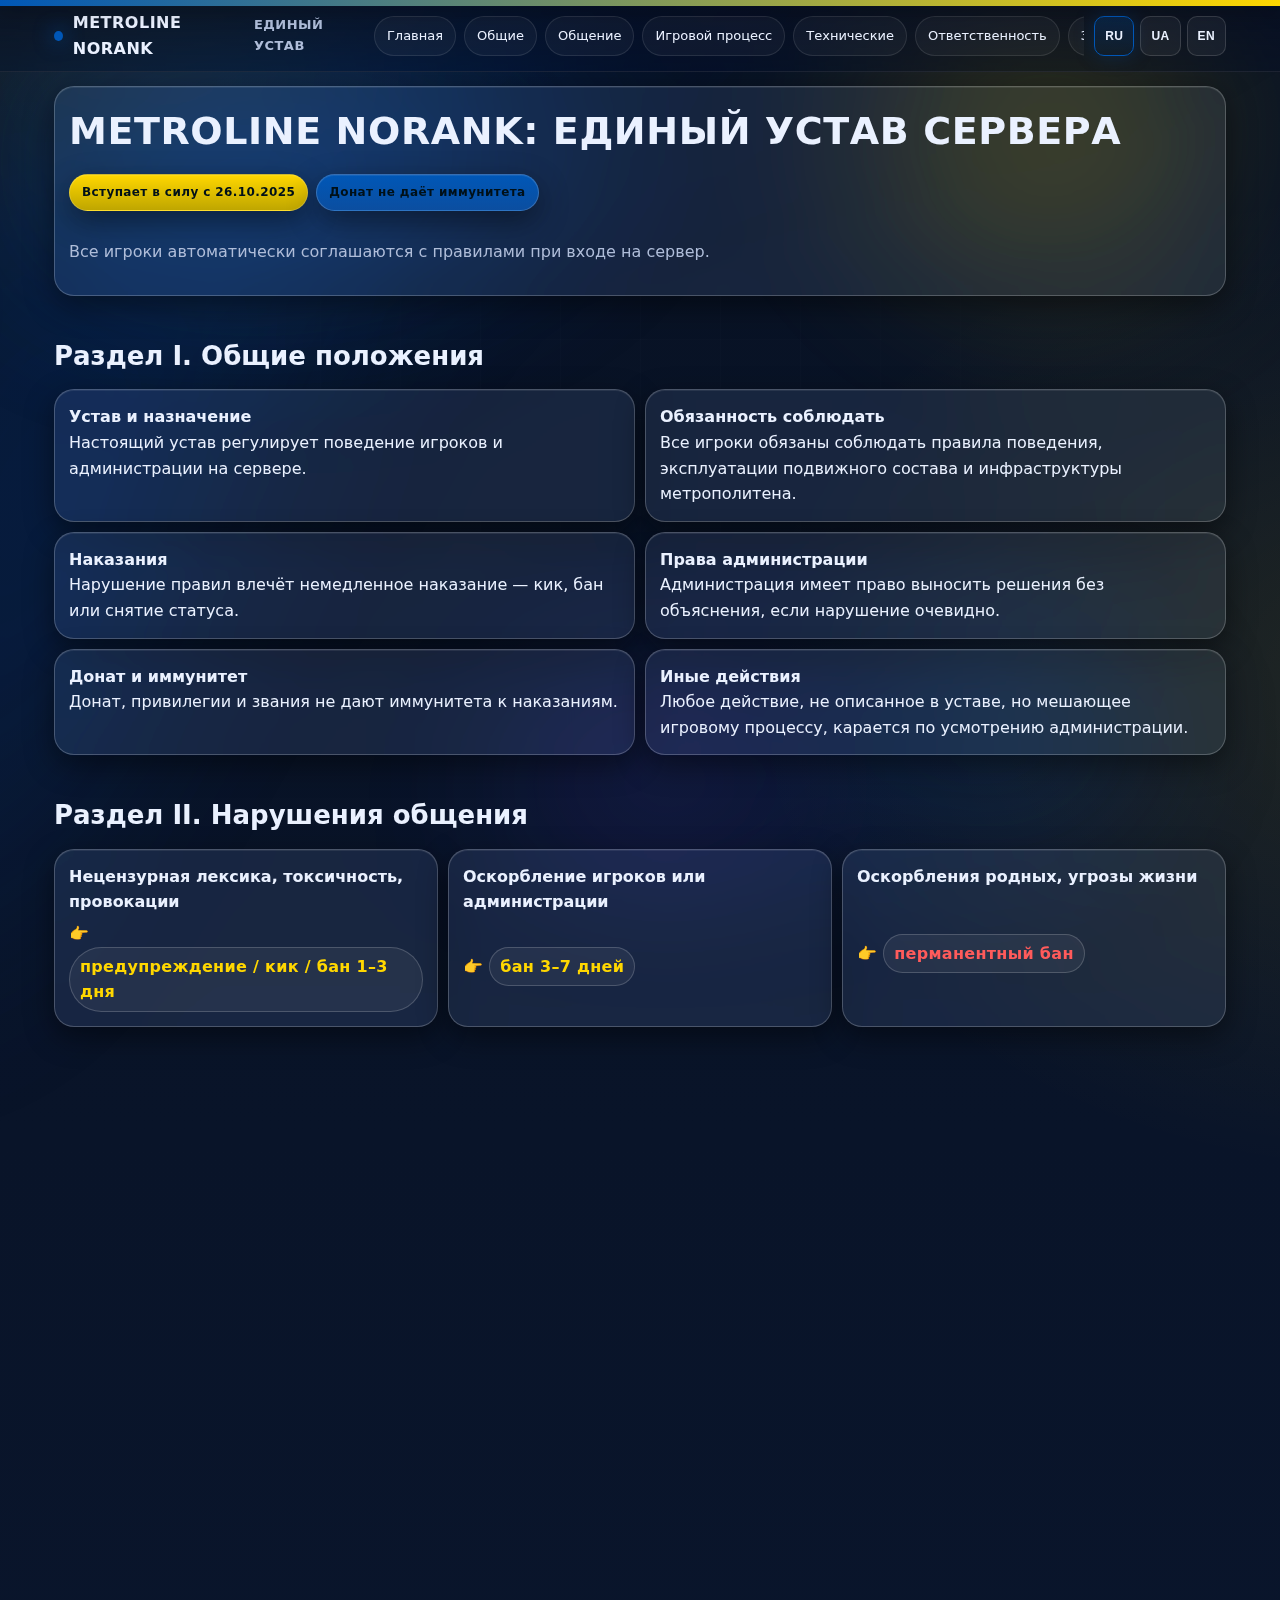
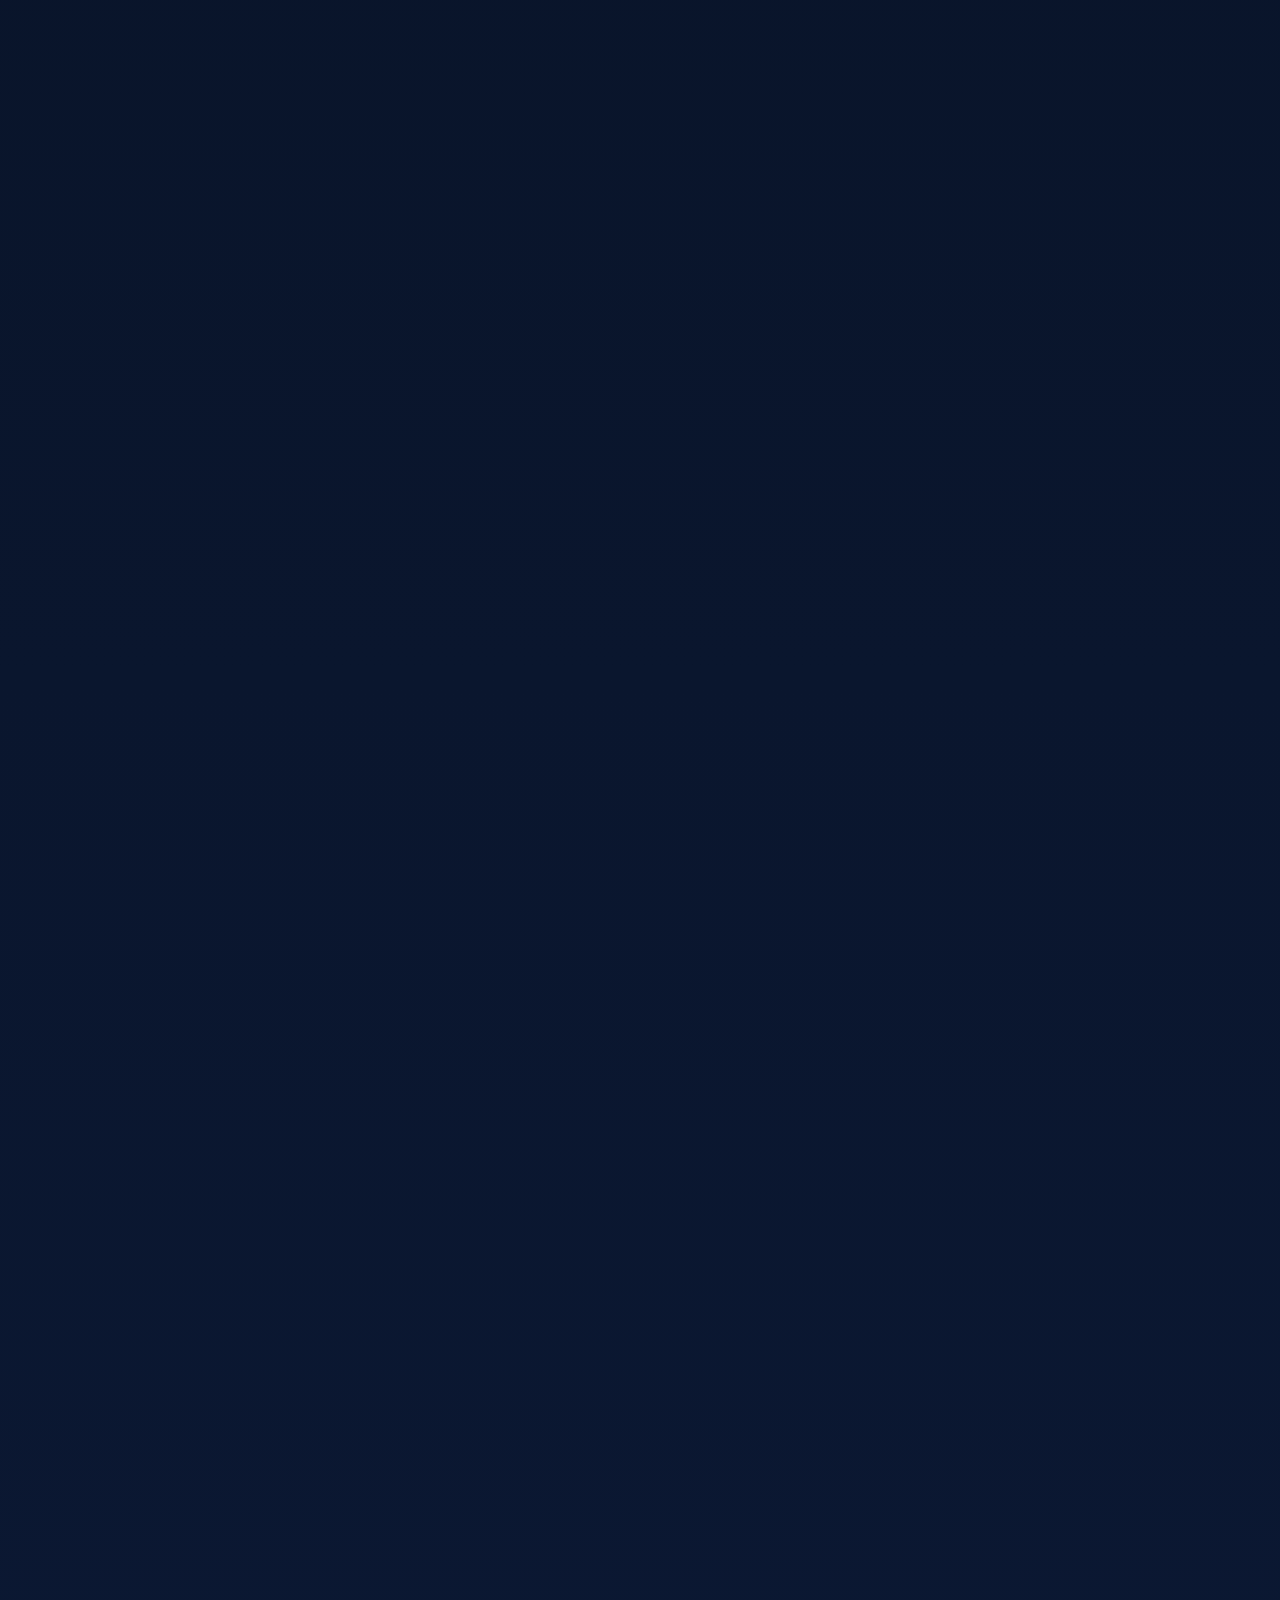
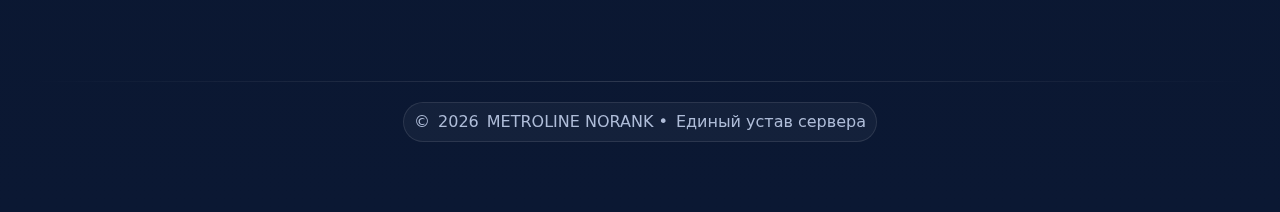
<file: site.html>
<!DOCTYPE html>
<html lang="ru">
<head>
  <meta charset="UTF-8" />
  <meta name="viewport" content="width=device-width, initial-scale=1, viewport-fit=cover" />
  <title>METROLINE NORANK — ЕДИНЫЙ УСТАВ СЕРВЕРА</title>
  <meta name="description" content="Официальный одностраничный сайт-устав сервера METROLINE NORANK. Вступает в силу с 26.10.2025. Донат не даёт иммунитета." />
  <style>
    :root{
      --bg-dark:#081224;
      --bg-dark-2:#0b1833;
      --glass-bg:rgba(255,255,255,0.08);
      --glass-stroke:rgba(255,255,255,0.22);
      --text:#eaf1ff;
      --muted:#afbdd9;
      --accent:#0057b7;   /* 🇺🇦 синий */
      --accent-2:#ffd700; /* 🇺🇦 жёлтый */
      --danger:#ff5b5b;
      --success:#56ffa6;
      --shadow:0 10px 30px rgba(0,0,0,.45), inset 0 1px 0 rgba(255,255,255,.08);
      --radius:20px;
      --safe-top: env(safe-area-inset-top);
      --safe-bottom: env(safe-area-inset-bottom);
    }

    *{box-sizing:border-box}
    html{scroll-behavior:smooth}

    /* ======= ФОН (адаптирован для мобилок) ======= */
    body{
      margin:0; color:var(--text);
      background:
        radial-gradient(1400px 800px at 15% -10%, rgba(0,87,183,.10), transparent 60%),
        radial-gradient(1200px 900px at 110% 20%, rgba(255,215,0,.10), transparent 55%),
        linear-gradient(180deg, var(--bg-dark), var(--bg-dark-2));
      font-family: ui-sans-serif, system-ui, -apple-system, Segoe UI, Roboto, "Inter", "SF Pro Display", Arial, sans-serif;
      line-height:1.6;
      overflow-x:hidden;
      position:relative;
      padding-top:var(--safe-top);
      padding-bottom:var(--safe-bottom);
    }
    body::before{
      content:"";
      position:fixed; inset:-10% -10%;
      z-index:-3; pointer-events:none;
      background:
        conic-gradient(from 210deg at 30% 30%,
          rgba(0,87,183,.32),
          rgba(0,87,183,.14),
          rgba(255,215,0,.18),
          rgba(0,87,183,.10),
          transparent 65%);
      filter:blur(120px) saturate(120%);
      animation:aurora-rotate 48s linear infinite;
      opacity:.7;
    }
    @keyframes aurora-rotate{ 0%{transform:rotate(0deg) scale(1.05)} 50%{transform:rotate(180deg) scale(1.08)} 100%{transform:rotate(360deg) scale(1.05)} }
    body::after{
      content:"";
      position:fixed; inset:0;
      z-index:-3; pointer-events:none;
      background:
        repeating-linear-gradient(90deg, rgba(255,255,255,.04) 0px, rgba(255,255,255,.04) 1px, transparent 1px, transparent 80px),
        repeating-linear-gradient(0deg,  rgba(255,255,255,.03) 0px, rgba(255,255,255,.03) 1px, transparent 1px, transparent 80px);
      mask-image:radial-gradient(900px 600px at 50% 40%, rgba(0,0,0,.85), transparent 80%);
      opacity:.45;
      animation:grid-shift 40s linear infinite;
    }
    @keyframes grid-shift{ 0%{transform:translate3d(0,0,0)} 100%{transform:translate3d(-80px,-80px,0)} }

    .bg-blobs{ position:fixed; inset:0; pointer-events:none; z-index:-2; filter:blur(70px) saturate(140%);
      background:
        radial-gradient(700px 350px at 20% 18%, rgba(0,87,183,.45), transparent 60%),
        radial-gradient(560px 520px at 82% 14%, rgba(255,215,0,.28), transparent 50%),
        radial-gradient(520px 420px at 52% 88%, rgba(90,80,255,.22), transparent 48%),
        radial-gradient(420px 320px at 78% 82%, rgba(0,87,183,.24), transparent 55%);
      opacity:.7; animation:blobs-float 26s ease-in-out infinite alternate;
    }
    @keyframes blobs-float{ 0%{transform:translate3d(0,0,0) scale(1)} 50%{transform:translate3d(12px,-10px,0) scale(1.03)} 100%{transform:translate3d(-10px,8px,0) scale(1.01)} }

    /* UA-лента */
    .ua-bar{ position:fixed; inset:0 0 auto 0; height:6px; z-index:10000; background:linear-gradient(90deg, var(--accent), var(--accent-2)); box-shadow:0 6px 16px rgba(0,0,0,.35); }

    /* Навигация */
    .nav{ position:sticky; top:0; z-index:1000; backdrop-filter:saturate(140%) blur(14px);
      background:linear-gradient(180deg, rgba(10,14,30,.62), rgba(10,14,30,.36)); border-bottom:1px solid rgba(255,255,255,.08);
    }
    .nav-inner{ max-width:1200px; margin:0 auto; display:flex; gap:10px; align-items:center; justify-content:space-between; padding:10px 14px; }
    .brand{ display:flex; align-items:center; gap:10px; font-weight:800; letter-spacing:.5px }
    .brand .dot{ width:10px;height:10px;border-radius:50%;background:var(--accent);box-shadow:0 0 20px var(--accent) }
    .brand span{ font-size:13px; text-transform:uppercase; color:var(--muted) }

    .nav ul{ display:flex; gap:8px; list-style:none; padding:0; margin:0; flex:1 1 auto; overflow-x:auto; -webkit-overflow-scrolling:touch; scrollbar-width:none; }
    .nav ul::-webkit-scrollbar{ display:none }
    .nav a{ display:inline-flex; align-items:center; gap:8px; padding:10px 12px; border-radius:999px; text-decoration:none; color:var(--text);
      border:1px solid rgba(255,255,255,.10); background:rgba(255,255,255,.04); font-size:13px; line-height:1; min-height:40px;
      transition:transform .2s ease, box-shadow .2s ease, border-color .2s ease, background .2s ease; white-space:nowrap; }
    .nav a:hover{ transform:translateY(-1px); box-shadow:0 6px 18px rgba(0,0,0,.35), 0 0 18px rgba(0,87,183,.25); border-color:rgba(255,255,255,.2);
      background:linear-gradient(90deg, rgba(0,87,183,.18), rgba(255,215,0,.12)); }

    .lang-switch{ display:flex; gap:6px; align-items:center; flex:0 0 auto }
    .lang-switch button{ background:rgba(255,255,255,.05); color:var(--text); border:1px solid rgba(255,255,255,.14);
      padding:8px 10px; border-radius:10px; cursor:pointer; font-weight:700; letter-spacing:.4px; text-transform:uppercase; font-size:12px; min-height:40px; }
    .lang-switch button.active{ background:linear-gradient(180deg, rgba(0,87,183,.24), rgba(0,87,183,.07)); border-color:var(--accent); box-shadow: 0 0 20px rgba(0,87,183,.25) }

    .hero{ max-width:1200px; margin:14px auto 20px; padding:0 14px; display:grid; gap:14px }
    .headline{ display:grid; gap:12px; padding:20px; border-radius:var(--radius); background:var(--glass-bg); backdrop-filter: blur(16px) saturate(140%); border:1px solid var(--glass-stroke); box-shadow:var(--shadow); }
    h1{ margin:0; font-size: clamp(22px, 5vw, 38px); letter-spacing:.6px; text-transform:uppercase }
    .badges{ display:flex; flex-wrap:wrap; gap:8px }
    .badge{ display:inline-flex; align-items:center; gap:8px; padding:8px 12px; border-radius:999px; font-weight:800; letter-spacing:.4px; background:linear-gradient(180deg, rgba(255,255,255,.12), rgba(255,255,255,.04)); border:1px solid rgba(255,255,255,.18); box-shadow:var(--shadow); font-size:12px; }
    .badge.time{ color:#001018; background:linear-gradient(180deg, var(--accent-2), #bfa600); }
    .badge.warn{ color:#001018; background:linear-gradient(180deg, var(--accent), #0b4ea0); }
    .subtitle{ color:var(--muted) }

    section{ max-width:1200px; margin:0 auto; padding:20px 14px }
    section .title{ display:flex; align-items:center; gap:10px; margin-bottom:12px }
    section .title h2{ margin:0; font-size: clamp(18px, 4.5vw, 26px); }

    .card, .glass{ background:var(--glass-bg); border:1px solid var(--glass-stroke); backdrop-filter: blur(14px) saturate(140%); box-shadow:var(--shadow); border-radius:var(--radius); padding:14px; transition:transform .2s ease, box-shadow .2s ease, border-color .2s ease, background .2s ease; }
    .card:hover{ transform:translateY(-2px); box-shadow:0 10px 26px rgba(0,0,0,.5), 0 0 18px rgba(0,87,183,.2); border-color:rgba(255,255,255,.28); background:linear-gradient(180deg, rgba(255,255,255,.10), rgba(255,255,255,.05)); }

    .grid{ display:grid; gap:10px }
    @media (min-width:640px){ .grid.cols-2{grid-template-columns:1fr 1fr} }
    @media (min-width:900px){ .grid.cols-3{grid-template-columns:1fr 1fr 1fr} }

    .rule{ display:grid; gap:6px; position:relative }
    .rule .name{ font-weight:800 }
    .rule .penalty{ font-weight:900; letter-spacing:.3px }
    .penalty .tag{ display:inline-block; padding:6px 10px; border-radius:999px; border:1px solid rgba(255,255,255,.18); background:rgba(255,255,255,.06) }
    .penalty strong{ color:var(--accent-2) }
    .penalty .hard{ color:var(--danger) }

    .table-wrap{ overflow:auto; }
    table{ width:100%; border-collapse:separate; border-spacing:0; min-width:720px }
    th, td{ padding:12px 14px; text-align:left }
    thead th{ position:sticky; top:0; backdrop-filter:blur(10px) saturate(140%);
      background: linear-gradient(180deg, rgba(255,255,255,.12), rgba(255,255,255,.05)), linear-gradient(90deg, rgba(0,87,183,.22), rgba(255,215,0,.16));
      border-bottom:1px solid rgba(255,255,255,.18)
    }
    tbody tr td, thead th{ border-right:1px solid rgba(255,255,255,.08) }
    tbody tr td:last-child, thead th:last-child{ border-right:none }
    tbody tr{ background:var(--glass-bg); }
    tbody tr + tr{ border-top:1px solid rgba(255,255,255,.08) }
    tbody tr:hover{ box-shadow:inset 0 0 0 999px rgba(0,87,183,.08) }

    /* ======= Мобильная таблица как карточки ======= */
    @media (max-width:600px){
      .table-wrap{ overflow:visible }
      table{ border:0; min-width:0; }
      thead{ display:none }
      tbody{ display:grid; gap:10px }
      tbody tr{ display:grid; border:1px solid rgba(255,255,255,.12); border-radius:14px; overflow:hidden }
      tbody td{ display:flex; justify-content:space-between; gap:10px; padding:10px 12px; border-right:none !important; border-top:1px solid rgba(255,255,255,.08) }
      tbody td:first-child{ border-top:none; font-weight:800 }
      tbody td::before{ content:attr(data-label); font-weight:700; color:var(--muted) }
    }

    .reveal{ opacity:0; transform:translateY(10px); transition:opacity .6s ease, transform .6s ease }
    .reveal.show{ opacity:1; transform:none }

    footer{ padding:28px 14px 70px; text-align:center; color:var(--muted) }
    .hr{ height:1px; background:linear-gradient(90deg, transparent, rgba(255,255,255,.14), transparent); margin:20px 0 }
    .pill{ display:inline-flex; gap:8px; align-items:center; padding:6px 10px; border-radius:999px; border:1px solid rgba(255,255,255,.1); background:rgba(255,255,255,.04) }
    .muted{ color:var(--muted) }
    .stack{ display:grid; gap:10px }

    /* ======= Адаптации под мобильные/производительность ======= */
    @media (max-width:480px){
      :root{ --radius:16px }
      body::before, body::after{ opacity:.35; filter:blur(70px) }
      .bg-blobs{ opacity:.45; filter:blur(50px) }
      .nav-inner{ padding:8px 12px }
      .headline{ padding:16px }
      .badge{ padding:6px 10px; font-size:11px }
    }

    /* Пользовательские настройки по доступности */
    @media (prefers-reduced-motion: reduce){
      *{ animation-duration:0.001ms !important; animation-iteration-count:1 !important; transition-duration:0.001ms !important; scroll-behavior:auto !important }
    }
  </style>
</head>
<body>
  <div class="ua-bar" aria-hidden="true"></div>
  <div class="bg-blobs" aria-hidden="true"></div>

  <!-- Навигация -->
  <nav class="nav" aria-label="Main">
    <div class="nav-inner">
      <div class="brand">
        <div class="dot" aria-hidden="true"></div>
        <strong>METROLINE NORANK</strong>
        <span id="brandSubtitle">Единый устав</span>
      </div>
      <ul>
        <li><a href="#top" data-i18n="menu.home">Главная</a></li>
        <li><a href="#sec1" data-i18n="menu.sec1">Общие</a></li>
        <li><a href="#sec2" data-i18n="menu.sec2">Общение</a></li>
        <li><a href="#sec3" data-i18n="menu.sec3">Игровой процесс</a></li>
        <li><a href="#sec4" data-i18n="menu.sec4">Технические</a></li>
        <li><a href="#sec6" data-i18n="menu.sec6">Ответственность</a></li>
        <li><a href="#sec8" data-i18n="menu.sec8">Заключение</a></li>
      </ul>
      <div class="lang-switch" role="group" aria-label="Language switcher">
        <button class="active" data-lang="ru">RU</button>
        <button data-lang="ua">UA</button>
        <button data-lang="en">EN</button>
      </div>
    </div>
  </nav>

  <!-- Герой-блок -->
  <header id="top" class="hero">
    <div class="headline card reveal">
      <h1 id="heroTitle">METROLINE NORANK: ЕДИНЫЙ УСТАВ СЕРВЕРА</h1>
      <div class="badges">
        <div class="badge time" id="badgeEffective">Вступает в силу с 26.10.2025</div>
        <div class="badge warn" id="badgeDonate">Донат не даёт иммунитета</div>
      </div>
      <p class="subtitle" id="heroLead">Все игроки автоматически соглашаются с правилами при входе на сервер.</p>
    </div>
  </header>

  <!-- Раздел I: Общие положения -->
  <section id="sec1">
    <div class="title reveal">
      <h2 data-i18n="sec1.title">Раздел I. Общие положения</h2>
    </div>
    <div class="grid cols-2 stack">
      <div class="card reveal"><strong data-i18n="sec1.p1h">Устав и назначение</strong><div data-i18n="sec1.p1">Настоящий устав регулирует поведение игроков и администрации на сервере.</div></div>
      <div class="card reveal"><strong data-i18n="sec1.p2h">Обязанность соблюдать</strong><div data-i18n="sec1.p2">Все игроки обязаны соблюдать правила поведения, эксплуатации подвижного состава и инфраструктуры метрополитена.</div></div>
      <div class="card reveal"><strong data-i18n="sec1.p3h">Наказания</strong><div data-i18n="sec1.p3">Нарушение правил влечёт немедленное наказание — кик, бан или снятие статуса.</div></div>
      <div class="card reveal"><strong data-i18n="sec1.p4h">Права администрации</strong><div data-i18n="sec1.p4">Администрация имеет право выносить решения без объяснения, если нарушение очевидно.</div></div>
      <div class="card reveal"><strong data-i18n="sec1.p5h">Донат и иммунитет</strong><div data-i18n="sec1.p5">Донат, привилегии и звания не дают иммунитета к наказаниям.</div></div>
      <div class="card reveal"><strong data-i18n="sec1.p6h">Иные действия</strong><div data-i18n="sec1.p6">Любое действие, не описанное в уставе, но мешающее игровому процессу, карается по усмотрению администрации.</div></div>
    </div>
  </section>

  <!-- Раздел II -->
  <section id="sec2">
    <div class="title reveal"><h2 data-i18n="sec2.title">Раздел II. Нарушения общения</h2></div>
    <div class="grid cols-3 stack" id="chatViolations"></div>
  </section>

  <!-- Раздел III -->
  <section id="sec3">
    <div class="title reveal"><h2 data-i18n="sec3.title">Раздел III. Нарушения игрового процесса</h2></div>
    <div class="grid cols-3 stack" id="gameViolations"></div>
  </section>

  <!-- Раздел IV -->
  <section id="sec4">
    <div class="title reveal"><h2 data-i18n="sec4.title">Раздел IV. Технические нарушения</h2></div>
    <div class="grid cols-3 stack" id="techViolations"></div>
  </section>

  <!-- Раздел VI -->
  <section id="sec6">
    <div class="title reveal"><h2 data-i18n="sec6.title">Раздел VI. Ответственность машинистов</h2></div>
    <div class="card table-wrap reveal">
      <table>
        <thead>
          <tr>
            <th data-i18n="sec6.th.rule">Нарушение</th>
            <th data-i18n="sec6.th.c3">3 класс</th>
            <th data-i18n="sec6.th.c2">2 класс</th>
            <th data-i18n="sec6.th.c1">1 класс</th>
          </tr>
        </thead>
        <tbody id="responsibilityTable"></tbody>
      </table>
    </div>
  </section>

  <!-- Раздел VIII -->
  <section id="sec8">
    <div class="title reveal"><h2 data-i18n="sec8.title">Раздел VIII. Заключительные положения</h2></div>
    <div class="grid cols-2 stack">
      <div class="card reveal" data-i18n="sec8.p1">Любое неуказанное нарушение наказывается по усмотрению администрации.</div>
      <div class="card reveal" data-i18n="sec8.p2">Попытка обойти бан или наказание = пожизненный ЧС.</div>
      <div class="card reveal" data-i18n="sec8.p3">Все игроки равны перед уставом.</div>
      <div class="card reveal" data-i18n="sec8.p4">Донат не даёт иммунитета.</div>
      <div class="card reveal" data-i18n="sec8.p5">Решения администрации окончательны и не подлежат обжалованию.</div>
    </div>
  </section>

  <footer>
    <div class="hr"></div>
    <div class="pill">© <span id="year"></span> METROLINE NORANK • <span class="muted" id="footerNote">Единый устав сервера</span></div>
  </footer>

  <script>
    // ======= I18N + ДАННЫЕ ДЛЯ КАРТОЧЕК/ТАБЛИЦ =======
    const i18n = {
      ru:{
        menu:{home:'Главная', sec1:'Общие', sec2:'Общение', sec3:'Игровой процесс', sec4:'Технические', sec6:'Ответственность', sec8:'Заключение'},
        heroTitle:'METROLINE NORANK: ЕДИНЫЙ УСТАВ СЕРВЕРА',
        badgeEffective:'Вступает в силу с 26.10.2025',
        badgeDonate:'Донат не даёт иммунитета',
        heroLead:'Все игроки автоматически соглашаются с правилами при входе на сервер.',
        sec1:{title:'Раздел I. Общие положения', p1h:'Устав и назначение', p1:'Настоящий устав регулирует поведение игроков и администрации на сервере.', p2h:'Обязанность соблюдать', p2:'Все игроки обязаны соблюдать правила поведения, эксплуатации подвижного состава и инфраструктуры метрополитена.', p3h:'Наказания', p3:'Нарушение правил влечёт немедленное наказание — кик, бан или снятие статуса.', p4h:'Права администрации', p4:'Администрация имеет право выносить решения без объяснения, если нарушение очевидно.', p5h:'Донат и иммунитет', p5:'Донат, привилегии и звания не дают иммунитета к наказаниям.', p6h:'Иные действия', p6:'Любое действие, не описанное в уставе, но мешающее игровому процессу, карается по усмотрению администрации.'},
        sec2:{title:'Раздел II. Нарушения общения'},
        sec3:{title:'Раздел III. Нарушения игрового процесса'},
        sec4:{title:'Раздел IV. Технические нарушения'},
        sec6:{title:'Раздел VI. Ответственность машинистов', th:{rule:'Нарушение', c3:'3 класс', c2:'2 класс', c1:'1 класс'}},
        sec8:{title:'Раздел VIII. Заключительные положения', p1:'Любое неуказанное нарушение наказывается по усмотрению администрации.', p2:'Попытка обойти бан или наказание = пожизненный ЧС.', p3:'Все игроки равны перед уставом.', p4:'Донат не даёт иммунитета.', p5:'Решения администрации окончательны и не подлежат обжалованию.'},
        brandSubtitle:'Единый устав', footerNote:'Единый устав сервера',
        violations:{
          chat:[
            {name:'Нецензурная лексика, токсичность, провокации', penalty:'предупреждение / кик / бан 1–3 дня'},
            {name:'Оскорбление игроков или администрации', penalty:'бан 3–7 дней'},
            {name:'Оскорбления родных, угрозы жизни', penalty:'перманентный бан', hard:true},
            {name:'Спам, флуд, злоупотребление чатом', penalty:'предупреждение / кик / бан'},
            {name:'Пинг администрации без причины', penalty:'устное предупреждение / в тяжёлых случаях — кик'},
            {name:'Реклама сторонних проектов', penalty:'перманентный бан + ЧС', hard:true},
            {name:'Массовый пинг @everyone/@here', penalty:'бан 3–7 дней'},
            {name:'Звуковой спам (Soundpad, VoiceChanger)', penalty:'кик → при повторе бан'}
          ],
          game:[
            {name:'Намеренные помехи движению (таран, сцеп и т.д.)', penalty:'бан 3–7 дней'},
            {name:'Проезд красного сигнала', penalty:'бан 3–7 дней'},
            {name:'Нарушение габарита / стояние на путях', penalty:'бан 1–3 дня'},
            {name:'Использование состава без АРС', penalty:'удаление состава / бан 1 день'},
            {name:'Сцеп за пределами депо', penalty:'кик / бан 1–3 дня'},
            {name:'Игнорирование диспетчера', penalty:'удаление состава / бан 1–3 дня'},
            {name:'Срыв пломб без разрешения', penalty:'бан 1–3 дня'},
            {name:'Управление стрелками при ДЦХ', penalty:'удаление состава / бан 1 день'},
            {name:'Движение в обратном направлении', penalty:'бан 3–7 дней'},
            {name:'Ложные RP-ситуации', penalty:'бан 3–7 дней'},
            {name:'Использование голосового чата при активном диспетчере', penalty:'предупреждение / кик'},
            {name:'Занятие чужого состава без разрешения', penalty:'бан 3 дня'},
            {name:'Несанкционированная эвакуация', penalty:'бан 3 дня и выше'}
          ],
          tech:[
            {name:'DDoS, читы, вредоносные действия', penalty:'перманентный бан + ЧС', hard:true},
            {name:'Нарушение стабильности сервера', penalty:'кик / бан 7 дней / перманент', hard:true},
            {name:'Частый спавн техники без надобности', penalty:'кик / бан 7 дней'},
            {name:'Спавн на станциях', penalty:'удаление состава / бан 3 дня'},
            {name:'Использование багов', penalty:'бан 7 дней / перманент', hard:true},
            {name:'Спавн без допуска', penalty:'удаление состава / бан 7 дней'},
            {name:'Вмешательство в работу сервера', penalty:'перманентный бан', hard:true}
          ]
        },
        responsibility:[
          {rule:'Проезд красного сигнала', c3:'Снятие допуска / бан', c2:'Понижение / бан', c1:'Понижение / бан'},
          {rule:'Помехи движению', c3:'Бан 3 дня', c2:'Бан 5 дней', c1:'Бан 7 дней'},
          {rule:'Игнор ДЦХ', c3:'Бан 1 день', c2:'Бан 3 дня', c1:'Бан 5 дней'},
          {rule:'Технические нарушения', c3:'Бан 1–3 дня', c2:'Бан 3–5 дней', c1:'Бан 5–7 дней'},
          {rule:'Оскорбления / неадекват', c3:'Бан по ситуации', c2:'Бан по ситуации', c1:'Бан по ситуации'}
        ]
      },

      ua:{
        menu:{home:'Головна', sec1:'Загальні', sec2:'Спілкування', sec3:'Ігровий процес', sec4:'Технічні', sec6:'Відповідальність', sec8:'Підсумок'},
        heroTitle:'METROLINE NORANK: ЄДИНИЙ СТАТУТ СЕРВЕРА',
        badgeEffective:'Набирає чинності з 26.10.2025',
        badgeDonate:'Донат не дає імунітету',
        heroLead:'Усі гравці автоматично погоджуються з правилами при вході на сервер.',
        sec1:{title:'Розділ I. Загальні положення', p1h:'Статут і призначення', p1:'Цей статут регулює поведінку гравців і адміністрації на сервері.', p2h:'Обов’язок дотримуватись', p2:'Усі гравці зобов’язані дотримуватися правил поведінки та експлуатації рухомого складу й інфраструктури метрополітену.', p3h:'Покарання', p3:'Порушення правил тягне негайне покарання — кік, бан або зняття статусу.', p4h:'Права адміністрації', p4:'Адміністрація має право ухвалювати рішення без пояснень, якщо порушення очевидне.', p5h:'Донат і імунітет', p5:'Донат, привілеї та звання не надають імунітету від покарань.', p6h:'Інші дії', p6:'Будь-яка дія, не описана у статуті, але така, що заважає ігровому процесу, карається на розсуд адміністрації.'},
        sec2:{title:'Розділ II. Порушення спілкування'},
        sec3:{title:'Розділ III. Порушення ігрового процесу'},
        sec4:{title:'Розділ IV. Технічні порушення'},
        sec6:{title:'Розділ VI. Відповідальність машиністів', th:{rule:'Порушення', c3:'3 клас', c2:'2 клас', c1:'1 клас'}},
        sec8:{title:'Розділ VIII. Прикінцеві положення', p1:'Будь-яке не вказане порушення карається на розсуд адміністрації.', p2:'Спроба обійти бан або покарання = пожиттєвий ЧС.', p3:'Усі гравці рівні перед статутом.', p4:'Донат не дає імунітету.', p5:'Рішення адміністрації остаточні й не підлягають оскарженню.'},
        brandSubtitle:'Єдиний статут', footerNote:'Єдиний статут сервера',
        violations:{
          chat:[
            {name:'Нецензурна лексика, токсичність, провокації', penalty:'попередження / кік / бан 1–3 дні'},
            {name:'Образи гравців або адміністрації', penalty:'бан 3–7 днів'},
            {name:'Образи рідних, погрози життю', penalty:'перманентний бан', hard:true},
            {name:'Спам, флуд, зловживання чатом', penalty:'попередження / кік / бан'},
            {name:'Пінг адміністрації без причини', penalty:'усне попередження / у тяжких випадках — кік'},
            {name:'Реклама сторонніх проєктів', penalty:'перманентний бан + ЧС', hard:true},
            {name:'Масовий пінг @everyone/@here', penalty:'бан 3–7 днів'},
            {name:'Звуковий спам (Soundpad, VoiceChanger)', penalty:'кік → при повторі бан'}
          ],
          game:[
            {name:'Навмисні перешкоди руху (таран, зчеп тощо)', penalty:'бан 3–7 днів'},
            {name:'Проїзд на червоний сигнал', penalty:'бан 3–7 днів'},
            {name:'Порушення габариту / стояння на коліях', penalty:'бан 1–3 дні'},
            {name:'Використання складу без АРС', penalty:'видалення складу / бан 1 день'},
            {name:'Зчеп поза межами депо', penalty:'кік / бан 1–3 дні'},
            {name:'Ігнорування диспетчера', penalty:'видалення складу / бан 1–3 дні'},
            {name:'Зрив пломб без дозволу', penalty:'бан 1–3 дні'},
            {name:'Керування стрілками при ДЦХ', penalty:'видалення складу / бан 1 день'},
            {name:'Рух у зворотному напрямку', penalty:'бан 3–7 днів'},
            {name:'Фейкові RP-ситуації', penalty:'бан 3–7 днів'},
            {name:'Голосовий чат при активному диспетчері', penalty:'попередження / кік'},
            {name:'Зайняття чужого складу без дозволу', penalty:'бан 3 дні'},
            {name:'Несанкціонована евакуація', penalty:'бан 3 дні і вище'}
          ],
          tech:[
            {name:'DDoS, чити, шкідлива діяльність', penalty:'перманентний бан + ЧС', hard:true},
            {name:'Порушення стабільності сервера', penalty:'кік / бан 7 днів / перманент', hard:true},
            {name:'Частий спавн техніки без потреби', penalty:'кік / бан 7 днів'},
            {name:'Спавн на станціях', penalty:'видалення складу / бан 3 дні'},
            {name:'Використання багів', penalty:'бан 7 днів / перманент', hard:true},
            {name:'Спавн без допуску', penalty:'видалення складу / бан 7 днів'},
            {name:'Втручання в роботу сервера', penalty:'перманентний бан', hard:true}
          ]
        },
        responsibility:[
          {rule:'Проїзд на червоний сигнал', c3:'Зняття допуску / бан', c2:'Пониження / бан', c1:'Понижение / бан'},
          {rule:'Перешкоди руху', c3:'Бан 3 дні', c2:'Бан 5 днів', c1:'Бан 7 днів'},
          {rule:'Ігнор ДЦХ', c3:'Бан 1 день', c2:'Бан 3 дні', c1:'Бан 5 днів'},
          {rule:'Технічні порушення', c3:'Бан 1–3 дні', c2:'Бан 3–5 дні', c1:'Бан 5–7 днів'},
          {rule:'Образи / неадекват', c3:'Бан за ситуацією', c2:'Бан за ситуацією', c1:'Бан за ситуацією'}
        ]
      },

      en:{
        menu:{home:'Home', sec1:'General', sec2:'Communication', sec3:'Gameplay', sec4:'Technical', sec6:'Liability', sec8:'Final'},
        heroTitle:'METROLINE NORANK: UNIFIED SERVER CHARTER',
        badgeEffective:'Effective from 26.10.2025',
        badgeDonate:'Donations grant no immunity',
        heroLead:'All players automatically accept the rules upon joining the server.',
        sec1:{title:'Section I. General Provisions', p1h:'Charter & Purpose', p1:'This charter governs the behavior of players and staff on the server.', p2h:'Duty to Comply', p2:'All players must follow conduct and metro infrastructure rules.', p3h:'Sanctions', p3:'Violations result in immediate sanctions — kick, ban, or status removal.', p4h:'Admin Rights', p4:'Admins may decide without explanation if the violation is obvious.', p5h:'Donations ≠ Immunity', p5:'Donations, perks, and ranks do not grant immunity from punishment.', p6h:'Other Actions', p6:'Any unlisted action that disrupts gameplay is punishable at the staff’s discretion.'},
        sec2:{title:'Section II. Communication Violations'},
        sec3:{title:'Section III. Gameplay Violations'},
        sec4:{title:'Section IV. Technical Violations'},
        sec6:{title:'Section VI. Driver Liability', th:{rule:'Violation', c3:'Class 3', c2:'Class 2', c1:'Class 1'}},
        sec8:{title:'Section VIII. Final Provisions', p1:'Any unlisted violation is punishable at the administration’s discretion.', p2:'Attempting to bypass a ban or penalty = lifetime blacklist.', p3:'All players are equal under the charter.', p4:'Donations grant no immunity.', p5:'Administrative decisions are final and not subject to appeal.'},
        brandSubtitle:'Unified charter', footerNote:'Unified server charter',
        violations:{
          chat:[
            {name:'Profanity, toxicity, provocations', penalty:'warning / kick / 1–3 day ban'},
            {name:'Insulting players or staff', penalty:'3–7 day ban'},
            {name:'Insulting relatives, threats to life', penalty:'permanent ban', hard:true},
            {name:'Spam, flood, chat abuse', penalty:'warning / kick / ban'},
            {name:'Unwarranted admin ping', penalty:'verbal warning / kick if repeated'},
            {name:'Advertising other projects', penalty:'permanent ban + blacklist', hard:true},
            {name:'Mass @everyone/@here ping', penalty:'3–7 day ban'},
            {name:'Audio spam (Soundpad, VoiceChanger)', penalty:'kick → ban if repeated'}
          ],
          game:[
            {name:'Deliberate disruption (ramming, coupling, etc.)', penalty:'3–7 day ban'},
            {name:'Running a red signal', penalty:'3–7 day ban'},
            {name:'Blocking gauge / standing on tracks', penalty:'1–3 day ban'},
            {name:'Operating train without ARS', penalty:'train removal / 1 day ban'},
            {name:'Coupling outside depot', penalty:'kick / 1–3 day ban'},
            {name:'Ignoring dispatcher', penalty:'train removal / 1–3 day ban'},
            {name:'Breaking seals without permission', penalty:'1–3 day ban'},
            {name:'Switch control during CTC', penalty:'train removal / 1 day ban'},
            {name:'Reverse-direction movement', penalty:'3–7 day ban'},
            {name:'Fake RP situations', penalty:'3–7 day ban'},
            {name:'Voice chat with active dispatcher', penalty:'warning / kick'},
            {name:'Taking someone else’s train', penalty:'3 day ban'},
            {name:'Unauthorized evacuation', penalty:'3+ day ban'}
          ],
          tech:[
            {name:'DDoS, cheats, malicious activity', penalty:'permanent ban + blacklist', hard:true},
            {name:'Server stability disruption', penalty:'kick / 7 day ban / permanent', hard:true},
            {name:'Frequent unnecessary spawns', penalty:'kick / 7 day ban'},
            {name:'Spawning at stations', penalty:'train removal / 3 day ban'},
            {name:'Exploiting bugs', penalty:'7 day ban / permanent', hard:true},
            {name:'Spawning without clearance', penalty:'train removal / 7 day ban'},
            {name:'Interfering with server operation', penalty:'permanent ban', hard:true}
          ]
        },
        responsibility:[
          {rule:'Running a red signal', c3:'Clearance removal / ban', c2:'Downgrade / ban', c1:'Downgrade / ban'},
          {rule:'Movement disruption', c3:'3-day ban', c2:'5-day ban', c1:'7-day ban'},
          {rule:'Ignoring CTC', c3:'1-day ban', c2:'3-day ban', c1:'5-day ban'},
          {rule:'Technical violations', c3:'1–3 day ban', c2:'3–5 day ban', c1:'5–7 day ban'},
          {rule:'Insults / misconduct', c3:'Ban as appropriate', c2:'Ban as appropriate', c1:'Ban as appropriate'}
        ]
      }
    };

    // ======= Рендеры =======
    function renderCards(containerId, list){
      const wrap = document.getElementById(containerId);
      wrap.innerHTML = '';
      list.forEach(item=>{
        const div = document.createElement('div');
        div.className = 'card rule reveal';
        div.innerHTML = `
          <div class="name">${item.name}</div>
          <div class="penalty">👉 <span class="tag"><strong class="${item.hard?'hard':''}">${item.penalty}</strong></span></div>
        `;
        wrap.appendChild(div);
      });
    }
    function renderTable(rows){
      const tbody = document.getElementById('responsibilityTable');
      const t = i18n[currentLocale].sec6.th;
      tbody.innerHTML = '';
      rows.forEach(r=>{
        const tr = document.createElement('tr');
        tr.innerHTML = `
          <td data-label="${t.rule}">${r.rule}</td>
          <td data-label="${t.c3}"><strong>${r.c3}</strong></td>
          <td data-label="${t.c2}"><strong>${r.c2}</strong></td>
          <td data-label="${t.c1}"><strong>${r.c1}</strong></td>
        `;
        tbody.appendChild(tr);
      });
    }

    // ======= Применение локали (перерисовывает ВСЁ) =======
    let currentLocale = localStorage.getItem('mln_locale') || 'ru';

    function applyI18n(locale){
      currentLocale = locale;
      localStorage.setItem('mln_locale', locale);
      const t = i18n[locale];
      // Меню
      document.querySelectorAll('[data-i18n^="menu."]').forEach(a=>{
        const key = a.getAttribute('data-i18n').split('.')[1];
        a.textContent = t.menu[key];
      });
      // Хиро / статические тексты
      const set = (sel,val)=>{const el=document.querySelector(sel); if(el) el.textContent=val};
      set('#heroTitle', t.heroTitle);
      set('#badgeEffective', t.badgeEffective);
      set('#badgeDonate', t.badgeDonate);
      set('#heroLead', t.heroLead);

      document.querySelector('[data-i18n="sec1.title"]').textContent = t.sec1.title;
      ['p1h','p1','p2h','p2','p3h','p3','p4h','p4','p5h','p5','p6h','p6'].forEach(k=>{
        const el = document.querySelector(`[data-i18n="sec1.${k}"]`); if(el) el.textContent = t.sec1[k];
      });

      document.querySelector('[data-i18n="sec2.title"]').textContent = t.sec2.title;
      document.querySelector('[data-i18n="sec3.title"]').textContent = t.sec3.title;
      document.querySelector('[data-i18n="sec4.title"]').textContent = t.sec4.title;

      document.querySelector('[data-i18n="sec6.title"]').textContent = t.sec6.title;
      document.querySelector('[data-i18n="sec6.th.rule"]').textContent = t.sec6.th.rule;
      document.querySelector('[data-i18n="sec6.th.c3"]').textContent = t.sec6.th.c3;
      document.querySelector('[data-i18n="sec6.th.c2"]').textContent = t.sec6.th.c2;
      document.querySelector('[data-i18n="sec6.th.c1"]').textContent = t.sec6.th.c1;

      document.querySelector('[data-i18n="sec8.title"]').textContent = t.sec8.title;
      ['p1','p2','p3','p4','p5'].forEach(k=>{
        const el=document.querySelector(`[data-i18n="sec8.${k}"]`); if(el) el.textContent = t.sec8[k];
      });

      set('#brandSubtitle', t.brandSubtitle);
      set('#footerNote', t.footerNote);

      // ВАЖНО: перерисовать карточки и таблицу под язык
      renderCards('chatViolations', t.violations.chat);
      renderCards('gameViolations', t.violations.game);
      renderCards('techViolations', t.violations.tech);
      renderTable(t.responsibility);

      // Перепривязать анимации появления новым нодам
      watchReveals(true);
    }

    // ======= Анимации появления =======
    const io = new IntersectionObserver((entries)=>{
      for(const e of entries){ if(e.isIntersecting) e.target.classList.add('show'); }
    }, {threshold:.1});
    function watchReveals(reset=false){
      const nodes = document.querySelectorAll('.reveal');
      if(reset){ nodes.forEach(n=>{ n.classList.remove('show'); io.unobserve(n); }); }
      nodes.forEach(el=>io.observe(el));
    }

    // ======= Инициализация =======
    applyI18n(currentLocale);
    document.getElementById('year').textContent = new Date().getFullYear();

    // Переключение языка
    document.querySelectorAll('.lang-switch button').forEach(btn=>{
      btn.addEventListener('click', ()=>{
        document.querySelectorAll('.lang-switch button').forEach(b=>b.classList.remove('active'));
        btn.classList.add('active');
        applyI18n(btn.dataset.lang);
      }, {passive:true})
    });

    // Подсветить активную кнопку локали из хранилища
    const activeBtn = document.querySelector(`.lang-switch button[data-lang="${currentLocale}"]`);
    if(activeBtn){ activeBtn.classList.add('active'); }

    // Плавный якорь с учётом sticky
    document.querySelectorAll('a[href^="#"]').forEach(a=>{
      a.addEventListener('click', (e)=>{
        const id = a.getAttribute('href');
        if(id.length>1){
          e.preventDefault();
          const target = document.querySelector(id);
          if(!target) return;
          const nav = document.querySelector('.nav');
          const offset = (nav?.offsetHeight || 70) + 6; // + ua-bar
          const y = target.getBoundingClientRect().top + window.scrollY - offset;
          window.scrollTo({top:y, behavior:'smooth'});
        }
      }, {passive:false});
    });
  </script>
</body>
</html>
</file>
